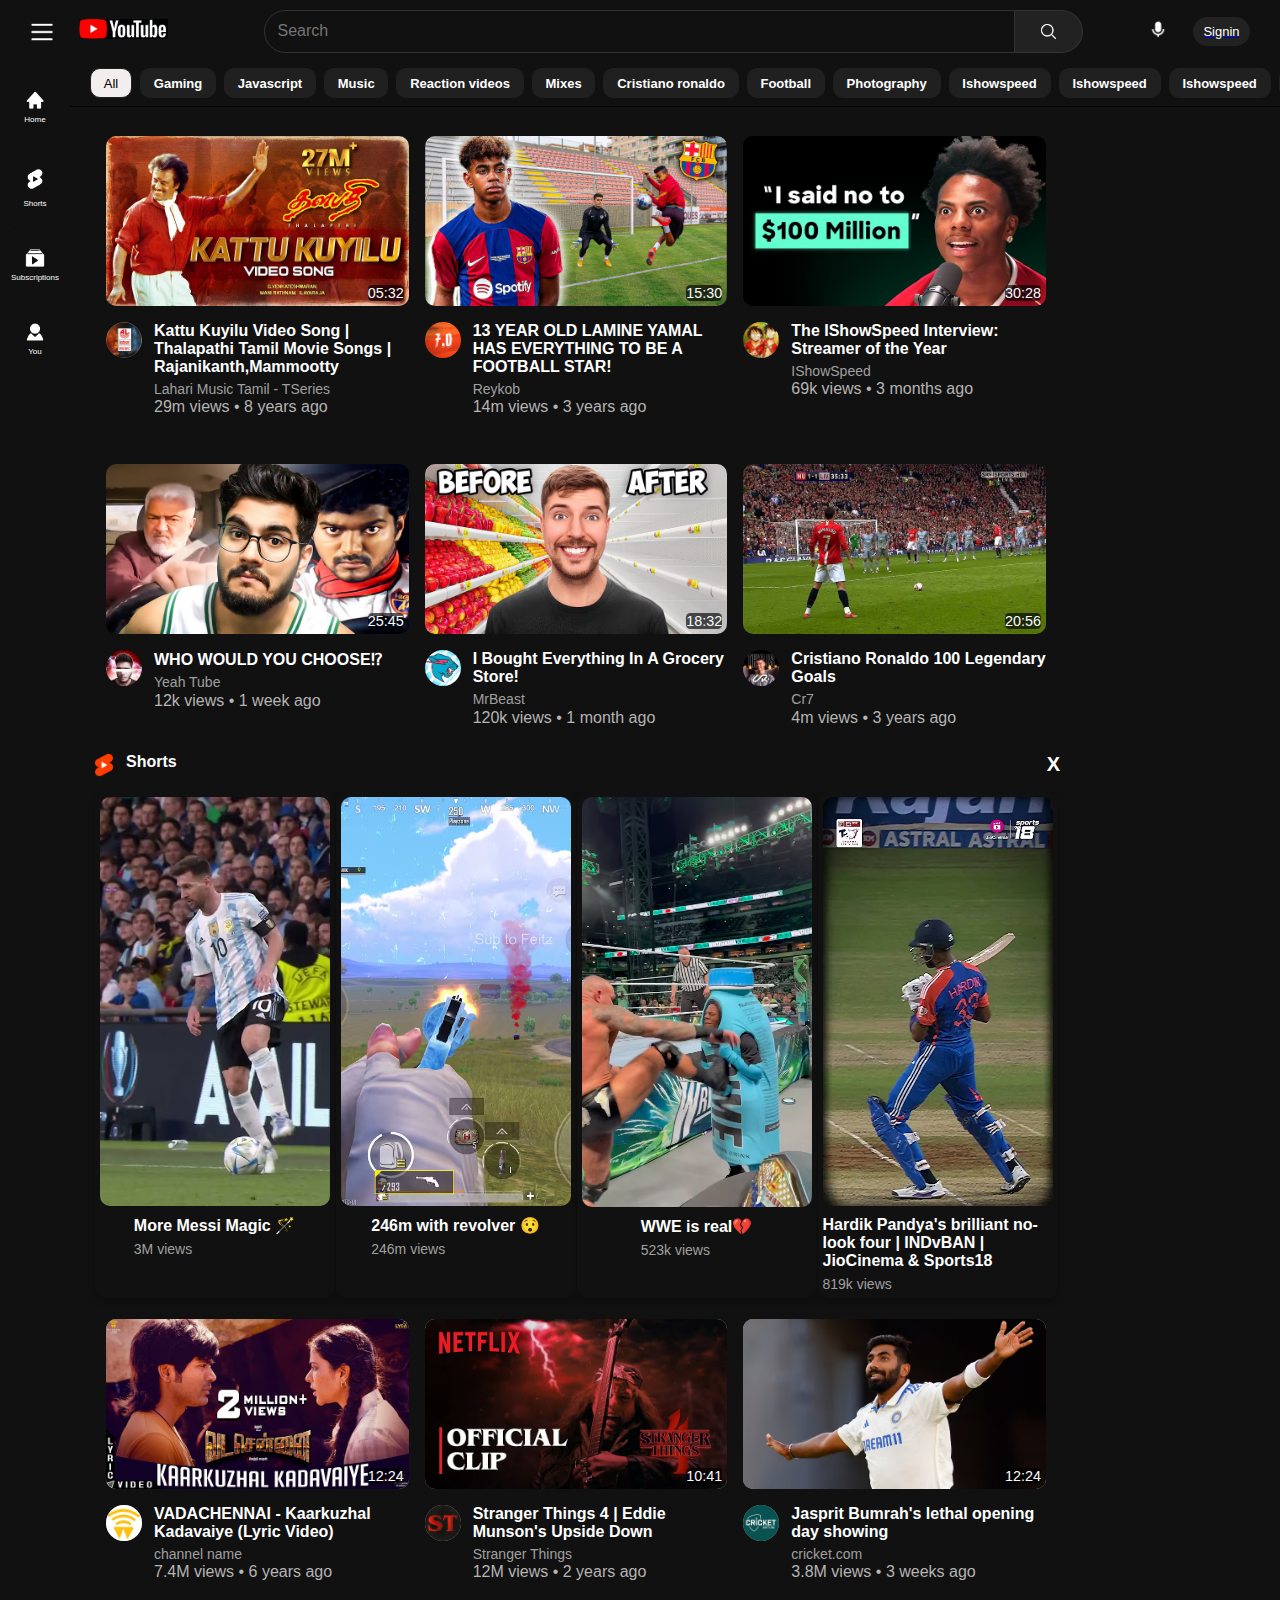
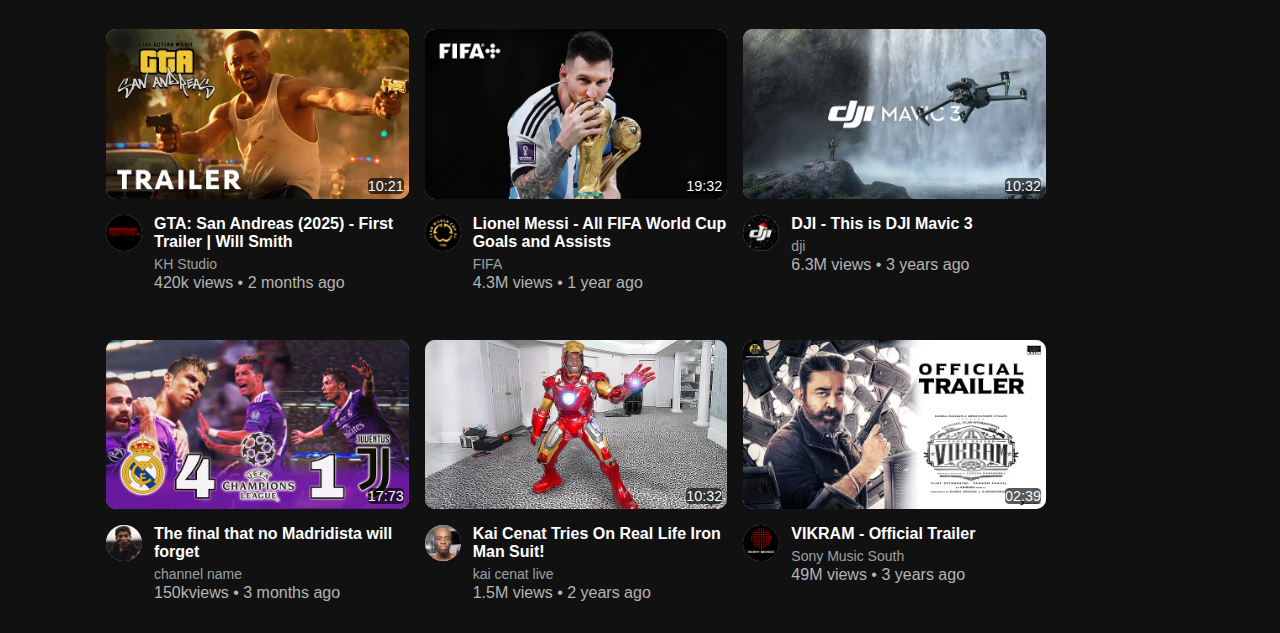
<file: index.html>
<!DOCTYPE html>
<html lang="en">
<head>
    <meta charset="UTF-8">
    <meta name="viewport" content="width=device-width, initial-scale=1.0">
    <title>YouTube</title>
    <link rel="icon" type="image/x-icon" href="yt clone/img/youtube-icon.png">
    <link rel="stylesheet" href="yt clone/index.css">
    <style>
        @import url('https://fonts.googleapis.com/css2?family=Roboto:wght@400;500;900&display=swap');
        </style>
</head>
<body>

    <header class="header">
        <img src="yt clone/img/menu.png" height="24px" width="24px" class="line" />
     
        <a href="#">
    <img src="yt clone/img/yt logo.png"
class="logo"/>
</a>
<form class="searchbar">
    <input class="search-input" type="search" placeholder=" Search" aria-label="search">
    <button type="submit" class="search-button">
        <img src="yt clone/img/search.png" width="19px" height="19px"/>
    </button>
</form>
<div class="menu-icons">
    <a>
        <img src="yt clone/img/mic.png" id="mic" width="18" height="18"/>
    </a>
   <a href="yt clone/signin.html">
        <button class="category" id="signup"> 
          <p id="su">Signin</p>
        </button>
    </a>
    

</div>
    </header>

<div class="sidebar">
    <div class="elements"> 
        <div class="element"> 
            <img src="yt clone/img/home.png">
          Home
        </div>
        <div class="element">
            <img src="yt clone/img/ytshort.png" id="sho">
              Shorts
            </div>
        <div class="element" >
            <img src="yt clone/img/subscriptions.png">
            Subscriptions
            </div>
        <div class="element">
            <img src="yt clone/img/you.png">
            You
        </div>   
        
    
    </div>
</div>    
<div class="categories">
    <section class="category-section">
    <button class="category active">All</button>
    <button class="category"><b>Gaming</b></button>
    <button class="category"><b>Javascript</b></button>
    <button class="category"><b>Music</b></button>
    <button class="category"><b>Reaction videos</b></button>
    <button class="category"><b>Mixes</b></button>
    <button class="category"><b>Cristiano ronaldo</b></button>
    <button class="category"><b>Football</b></button>
    <button class="category"><b>Photography</b></button>
    <button class="category"><b>Ishowspeed</b></button>
    <button class="category"><b>Ishowspeed</b></button>
    <button class="category"><b>Ishowspeed</b></button>
    <button class="category"><b>Ishowspeed</b></button>
</section>
</div>
<div class="videos">
    <section class="v_section">

        <article class="v_vontainer">
            <a  class="thumbnail" data-duration="05:32">
                <img class="t_image" src="yt clone/thumb/5.avif"/>
            </a>
            <div class="video-bottom">
               <a>
                <img  class="icon" src="yt clone/ch/5.jpg"/>
               </a>
               <div class="v_details">
                <a  class="title">Kattu Kuyilu Video Song | Thalapathi Tamil Movie Songs | Rajanikanth,Mammootty </a>
                <a  class="chan_name">Lahari Music Tamil - TSeries</a>
                <div class="v_data">
                    <span>29m views</span>
                    •
                    <span>8 years ago</span>
                </div>
               </div> 
            </div>
        </article>
        <article class="v_vontainer">
            <a  class="thumbnail" data-duration="15:30">
                <img class="t_image" src="yt clone/thumb/6.avif"/>
            </a>
            <div class="video-bottom">
               <a >
                <img  class="icon" src="yt clone/ch/6.jpg"/>
               </a>
               <div class="v_details">
                <a class="title">13 YEAR OLD LAMINE YAMAL HAS EVERYTHING TO BE A FOOTBALL STAR!</a>
                <a class="chan_name">Reykob</a>
                <div class="v_data">
                    <span>14m views</span>
                    •
                    <span>3 years ago</span>
                </div>
               </div> 
            </div>
        </article>
    
  
      <article class="v_vontainer">
          <a  class="thumbnail" data-duration="30:28">
              <img class="t_image" src="yt clone/thumb/3.avif"/>
          </a>
          <div class="video-bottom">
             <a>
              <img  class="icon" src="yt clone/ch/3.jpg"/>
             </a>
             <div class="v_details">
              <a class="title">The IShowSpeed Interview: Streamer of the Year</a>
              <a class="chan_name">IShowSpeed</a>
              <div class="v_data">
                  <span>69k views</span>
                  •
                  <span>3 months ago</span>
              </div>
             </div> 
          </div>
      </article>
      <article class="v_vontainer">
          <a  class="thumbnail" data-duration="25:45">
              <img class="t_image" src="yt clone/thumb/4.avif"/>
          </a>
          <div class="video-bottom">
             <a>
              <img  class="icon" src="yt clone/ch/4.jpg"/>
             </a>
             <div class="v_details">
              <a  class="title">WHO WOULD YOU CHOOSE⁉</a>
              <a  class="chan_name">Yeah Tube</a>
              <div class="v_data">
                  <span>12k views</span>
                  •
                  <span>1 week ago</span>
              </div>
             </div> 
          </div>
      </article>
  
      <article class="v_vontainer">
        <a  class="thumbnail" data-duration="18:32">
            <img class="t_image" src="yt clone/thumb/1.avif"/>
        </a>
        <div class="video-bottom">
           <a >
            <img  class="icon" src="yt clone/ch/1.jpg"/>
           </a>
           <div class="v_details">
            <a  class="title">  I Bought Everything In A Grocery Store!</a>
            <a class="chan_name">MrBeast</a>
            <div class="v_data">
                <span>120k views</span>
                •
                <span>1 month ago</span>
            </div>
           </div> 
        </div>
    </article>
    
    <article class="v_vontainer">
        <a class="thumbnail" data-duration="20:56">
            <img class="t_image" src="yt clone/thumb/2.avif"/>
        </a>
        <div class="video-bottom">
           <a>
            <img  class="icon" src="yt clone/ch/2.jpg"/>
           </a>
           <div class="v_details">
            <a  class="title"> Cristiano Ronaldo 100 Legendary Goals</a>
            <a  class="chan_name">Cr7</a>
            <div class="v_data">
                <span>4m views</span>
                •
                <span>3 years ago</span>
            </div>
           </div> 
        </div>
    </article>
      
  
    </section>
    <div class="short">
      <div id="s-head">
          <div id="element">
              <img src="yt clone/img/shortred.png" width="24px" height="24px"/>
            Shorts
            <button id="x">X</button>
          </div>
      </div>
  
      <section class="s-section">
      
        
      
          
          <div class="s-con">
              <img src="yt clone/thumb/8.avif" height="450px" width="250px" class="thu">
              <div class="s-bio">
                  <a class="title">More Messi Magic 🪄</a>
                  <a class="chan_name">3M views</a>
              </div>
          </div>
    
      
         
          <div class="s-con">
              <img src="yt clone/thumb/10.avif" height="450px" width="250px" class="thu">
              <div class="s-bio">
                  <a  class="title">246m with revolver 😯</a>
                  <a  class="chan_name">246m views</a>
              </div>
          </div>

          <div class="s-con">
            <img src="yt clone/thumb/7.avif" height="450px" width="250px" class="thu">
           
            <div class="s-bio">
                <a  class="title">WWE is real💔</a>
        
                <a  class="chan_name">523k views</a>
            </div>
        
        </div>

        <div class="s-con">
            <img src="yt clone/thumb/9.avif" height="450px" width="250px" class="thu">
            <div class="s-bio">
                <a class="title">Hardik Pandya's brilliant no-look four | INDvBAN | JioCinema & Sports18</a>
                <a class="chan_name">819k views</a>
            </div>
        </div>

      </section>
      
     
  </div>
    <section class="v_section">

        <article class="v_vontainer">
            <a  class="thumbnail" data-duration="12:24">
                <img class="t_image" src="yt clone/thumb/15.avif"/>
            </a>
            <div class="video-bottom">
               <a >
                <img  class="icon" src="yt clone/ch/15.jpg"/>
               </a>
               <div class="v_details">
                <a  class="title">VADACHENNAI - Kaarkuzhal Kadavaiye (Lyric Video)</a>
                <a  class="chan_name">channel name</a>
                <div class="v_data">
                    <span>7.4M views</span>
                    •
                    <span>6 years ago</span>
                </div>
               </div> 
            </div>
        </article>
        <article class="v_vontainer">
            <a  class="thumbnail" data-duration="10:41">
                <img class="t_image" src="yt clone/thumb/16.avif"/>
            </a>
            <div class="video-bottom">
               <a >
                <img  class="icon" src="yt clone/ch/16.jpg"/>
               </a>
               <div class="v_details">
                <a class="title">Stranger Things 4 | Eddie Munson's Upside Down</a>
                <a  class="chan_name">Stranger Things</a>
                <div class="v_data">
                    <span>12M views</span>
                    •
                    <span>2 years ago</span>
                </div>
               </div> 
            </div>
        </article>
    
        <article class="v_vontainer">
            <a class="thumbnail" data-duration="12:24">
                <img class="t_image" src="yt clone/thumb/17.avif"/>
            </a>
            <div class="video-bottom">
               <a >
                <img  class="icon" src="yt clone/ch/17.jpg"/>
               </a>
               <div class="v_details">
                <a  class="title">Jasprit Bumrah's lethal opening day showing </a>
                <a  class="chan_name">cricket.com</a>
                <div class="v_data">
                    <span>3.8M views</span>
                    •
                    <span>3 weeks ago</span>
                </div>
               </div> 
            </div>
        </article>
        <article class="v_vontainer">
            <a  class="thumbnail" data-duration="10:21">
                <img class="t_image" src="yt clone/thumb/18.avif"/>
            </a>
            <div class="video-bottom">
               <a>
                <img  class="icon" src="yt clone/ch/18.jpg"/>
               </a>
               <div class="v_details">
                <a  class="title">GTA: San Andreas (2025) - First Trailer | Will Smith</a>
                <a class="chan_name">KH Studio</a>
                <div class="v_data">
                    <span>420k views</span>
                    •
                    <span>2 months ago</span>
                </div>
               </div> 
            </div>
        </article>

      <article class="v_vontainer">
          <a  class="thumbnail" data-duration="19:32">
              <img class="t_image" src="yt clone/thumb/11.avif"/>
          </a>
          <div class="video-bottom">
             <a >
              <img  class="icon" src="yt clone/ch/11.jpg"/>
             </a>
             <div class="v_details">
              <a  class="title"> Lionel Messi - All FIFA World Cup Goals and Assists</a>
              <a  class="chan_name">FIFA</a>
              <div class="v_data">
                  <span>4.3M views</span>
                  •
                  <span>1 year ago</span>
              </div>
             </div> 
          </div>
      </article>
      <article class="v_vontainer">
          <a  class="thumbnail" data-duration="10:32">
              <img class="t_image" src="yt clone/thumb/12.avif"/>
          </a>
          <div class="video-bottom">
             <a >
              <img  class="icon" src="yt clone/ch/12.jpg"/>
             </a>
             <div class="v_details">
              <a class="title">DJI - This is DJI Mavic 3</a>
              <a  class="chan_name">dji</a>
              <div class="v_data">
                  <span>6.3M views</span>
                  •
                  <span>3 years ago</span>
              </div>
             </div> 
          </div>
      </article>
  
      <article class="v_vontainer">
          <a class="thumbnail" data-duration="17:73">
              <img class="t_image" src="yt clone/thumb/13.avif"/>
          </a>
          <div class="video-bottom">
             <a >
              <img  class="icon" src="yt clone/ch/13.jpg"/>
             </a>
             <div class="v_details">
              <a  class="title"> The final that no Madridista will forget</a>
              <a  class="chan_name">channel name</a>
              <div class="v_data">
                  <span>150kviews</span>
                  •
                  <span>3 months ago</span>
              </div>
             </div> 
          </div>
      </article>
      <article class="v_vontainer">
          <a  class="thumbnail" data-duration="10:32">
              <img class="t_image" src="yt clone/thumb/14.avif"/>
          </a>
          <div class="video-bottom">
             <a>
              <img  class="icon" src="yt clone/ch/14.jpg"/>
             </a>
             <div class="v_details">
              <a  class="title">Kai Cenat Tries On Real Life Iron Man Suit!</a>
              <a class="chan_name">kai cenat live</a>
              <div class="v_data">
                  <span>1.5M views</span>
                  •
                  <span>2 years ago</span>
              </div>
             </div> 
          </div>
      </article>
  
  
       <article class="v_vontainer">
          <a  class="thumbnail" data-duration="02:39">
              <img class="t_image" src="yt clone/thumb/19.avif"/>
          </a>
          <div class="video-bottom">
             <a >
              <img  class="icon" src="yt clone/ch/19.jpg"/>
             </a>
             <div class="v_details">
              <a class="title"> VIKRAM - Official Trailer </a>
              <a  class="chan_name">Sony Music South</a>
              <div class="v_data">
                  <span>49M views</span>
                  •
                  <span>3 years ago</span>
              </div>
             </div> 
          </div>
      </article>
     
     
    </section>
  </div>


  <script src="yt clone/index.js"></script>
</body>
</html>
</file>
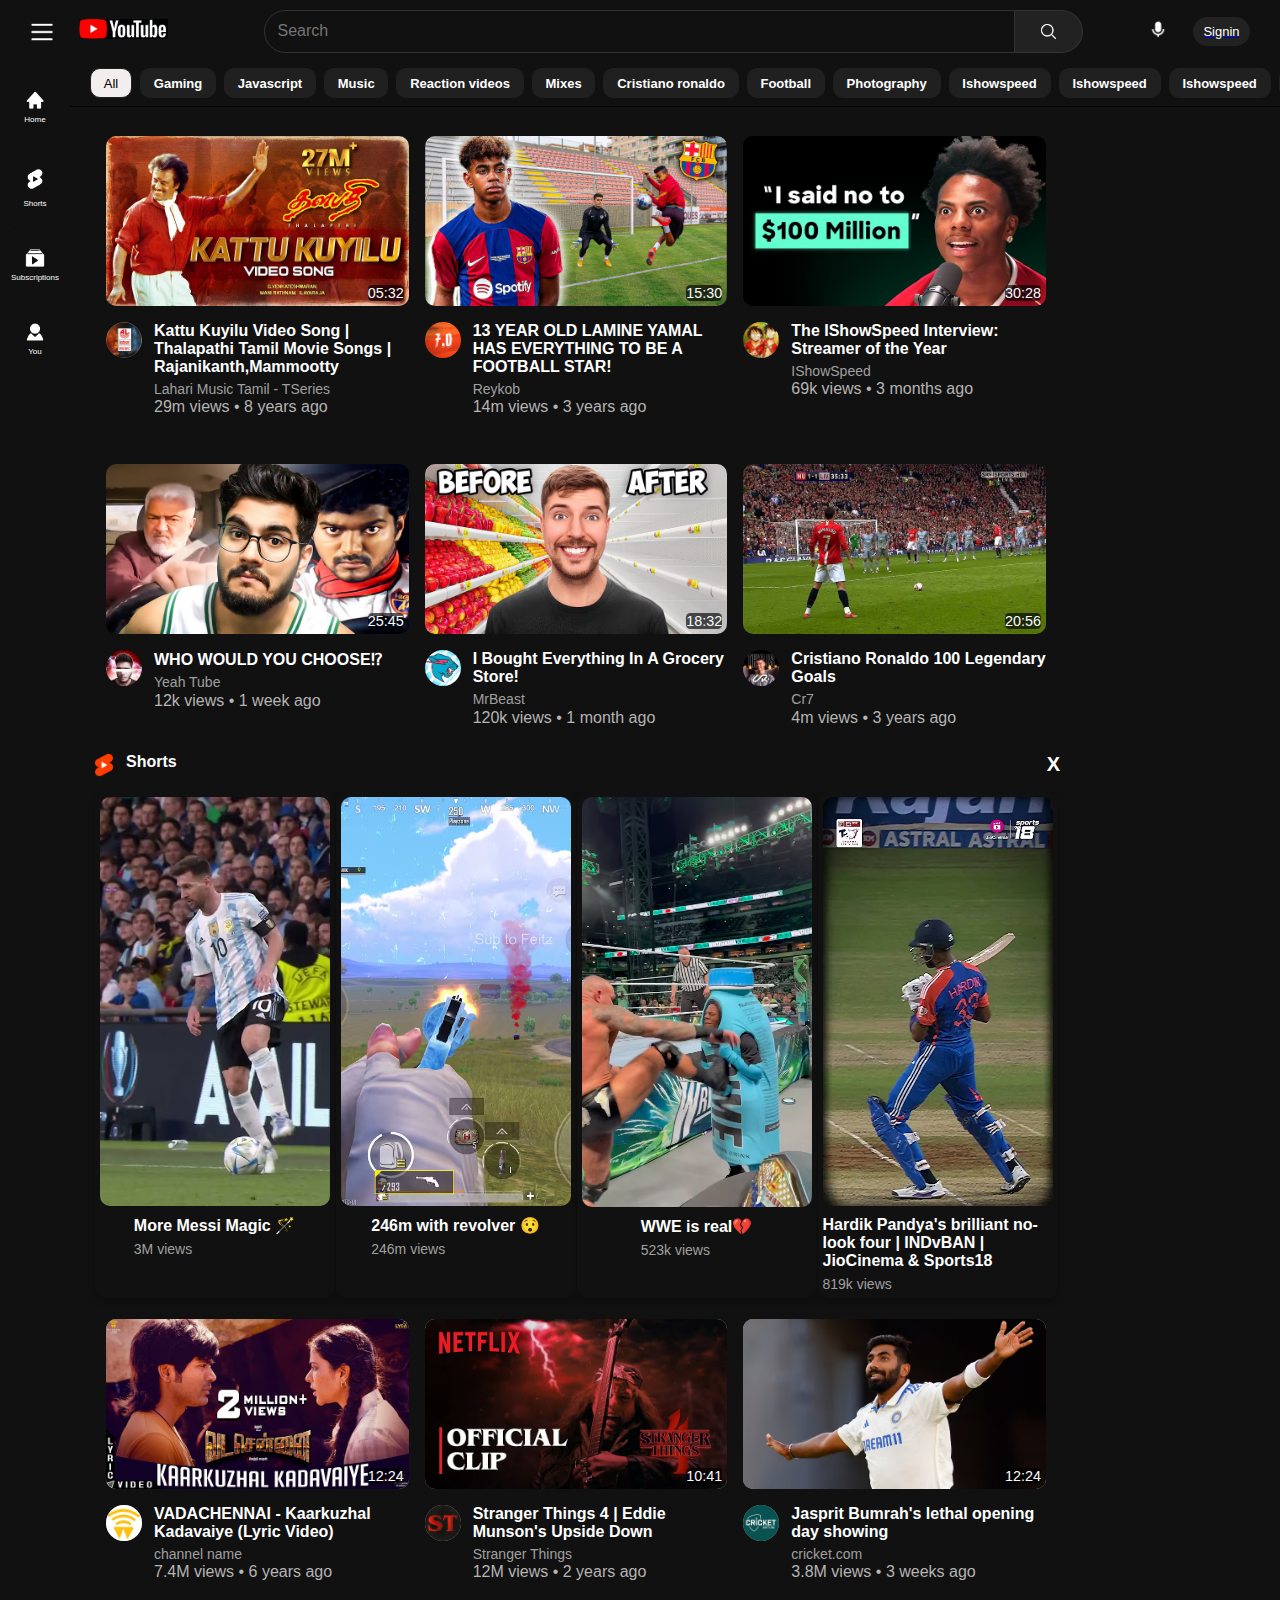
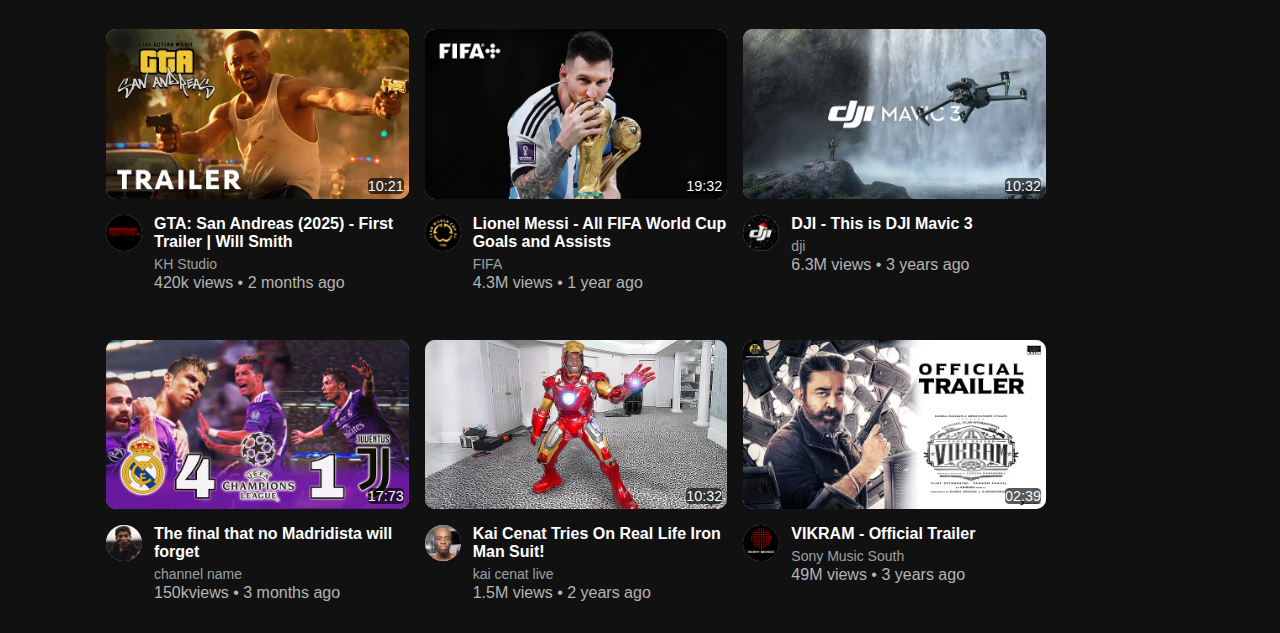
<file: yt clone/index.html>
<!DOCTYPE html>
<html lang="en">
<head>
    <meta charset="UTF-8">
    <meta name="viewport" content="width=device-width, initial-scale=1.0">
    <title>YouTube</title>
    <link rel="icon" type="image/x-icon" href="img/youtube-icon.png">
    <link rel="stylesheet" href="index.css">
    <style>
        @import url('https://fonts.googleapis.com/css2?family=Roboto:wght@400;500;900&display=swap');
        </style>
</head>
<body>

    <header class="header">
        <img src="img/menu.png" height="24px" width="24px" class="line" />
     
        <a href="#">
    <img src="img/yt logo.png"
class="logo"/>
</a>
<form class="searchbar">
    <input class="search-input" type="search" placeholder=" Search" aria-label="search">
    <button type="submit" class="search-button">
        <img src="img/search.png" width="19px" height="19px"/>
    </button>
</form>
<div class="menu-icons">
    <a>
        <img src="img/mic.png" id="mic" width="18" height="18"/>
    </a>
   <a href="signin.html">
        <button class="category" id="signup"> 
          <p id="su">Signin</p>
        </button>
    </a>
    

</div>
    </header>

<div class="sidebar">
    <div class="elements"> 
        <div class="element"> 
            <img src="img/home.png">
          Home
        </div>
        <div class="element">
            <img src="img/ytshort.png" id="sho">
              Shorts
            </div>
        <div class="element" >
            <img src="img/subscriptions.png">
            Subscriptions
            </div>
        <div class="element">
            <img src="img/you.png">
            You
        </div>   
        
    
    </div>
</div>    
<div class="categories">
    <section class="category-section">
    <button class="category active">All</button>
    <button class="category"><b>Gaming</b></button>
    <button class="category"><b>Javascript</b></button>
    <button class="category"><b>Music</b></button>
    <button class="category"><b>Reaction videos</b></button>
    <button class="category"><b>Mixes</b></button>
    <button class="category"><b>Cristiano ronaldo</b></button>
    <button class="category"><b>Football</b></button>
    <button class="category"><b>Photography</b></button>
    <button class="category"><b>Ishowspeed</b></button>
    <button class="category"><b>Ishowspeed</b></button>
    <button class="category"><b>Ishowspeed</b></button>
    <button class="category"><b>Ishowspeed</b></button>
</section>
</div>
<div class="videos">
    <section class="v_section">

        <article class="v_vontainer">
            <a  class="thumbnail" data-duration="05:32">
                <img class="t_image" src="thumb/5.avif"/>
            </a>
            <div class="video-bottom">
               <a>
                <img  class="icon" src="ch/5.jpg"/>
               </a>
               <div class="v_details">
                <a  class="title">Kattu Kuyilu Video Song | Thalapathi Tamil Movie Songs | Rajanikanth,Mammootty </a>
                <a  class="chan_name">Lahari Music Tamil - TSeries</a>
                <div class="v_data">
                    <span>29m views</span>
                    •
                    <span>8 years ago</span>
                </div>
               </div> 
            </div>
        </article>
        <article class="v_vontainer">
            <a  class="thumbnail" data-duration="15:30">
                <img class="t_image" src="thumb/6.avif"/>
            </a>
            <div class="video-bottom">
               <a >
                <img  class="icon" src="ch/6.jpg"/>
               </a>
               <div class="v_details">
                <a class="title">13 YEAR OLD LAMINE YAMAL HAS EVERYTHING TO BE A FOOTBALL STAR!</a>
                <a class="chan_name">Reykob</a>
                <div class="v_data">
                    <span>14m views</span>
                    •
                    <span>3 years ago</span>
                </div>
               </div> 
            </div>
        </article>
    
  
      <article class="v_vontainer">
          <a  class="thumbnail" data-duration="30:28">
              <img class="t_image" src="thumb/3.avif"/>
          </a>
          <div class="video-bottom">
             <a>
              <img  class="icon" src="ch/3.jpg"/>
             </a>
             <div class="v_details">
              <a class="title">The IShowSpeed Interview: Streamer of the Year</a>
              <a class="chan_name">IShowSpeed</a>
              <div class="v_data">
                  <span>69k views</span>
                  •
                  <span>3 months ago</span>
              </div>
             </div> 
          </div>
      </article>
      <article class="v_vontainer">
          <a  class="thumbnail" data-duration="25:45">
              <img class="t_image" src="thumb/4.avif"/>
          </a>
          <div class="video-bottom">
             <a>
              <img  class="icon" src="ch/4.jpg"/>
             </a>
             <div class="v_details">
              <a  class="title">WHO WOULD YOU CHOOSE⁉</a>
              <a  class="chan_name">Yeah Tube</a>
              <div class="v_data">
                  <span>12k views</span>
                  •
                  <span>1 week ago</span>
              </div>
             </div> 
          </div>
      </article>
  
      <article class="v_vontainer">
        <a  class="thumbnail" data-duration="18:32">
            <img class="t_image" src="thumb/1.avif"/>
        </a>
        <div class="video-bottom">
           <a >
            <img  class="icon" src="ch/1.jpg"/>
           </a>
           <div class="v_details">
            <a  class="title">  I Bought Everything In A Grocery Store!</a>
            <a class="chan_name">MrBeast</a>
            <div class="v_data">
                <span>120k views</span>
                •
                <span>1 month ago</span>
            </div>
           </div> 
        </div>
    </article>
    
    <article class="v_vontainer">
        <a class="thumbnail" data-duration="20:56">
            <img class="t_image" src="thumb/2.avif"/>
        </a>
        <div class="video-bottom">
           <a>
            <img  class="icon" src="ch/2.jpg"/>
           </a>
           <div class="v_details">
            <a  class="title"> Cristiano Ronaldo 100 Legendary Goals</a>
            <a  class="chan_name">Cr7</a>
            <div class="v_data">
                <span>4m views</span>
                •
                <span>3 years ago</span>
            </div>
           </div> 
        </div>
    </article>
      
  
    </section>
    <div class="short">
      <div id="s-head">
          <div id="element">
              <img src="img/shortred.png" width="24px" height="24px"/>
            Shorts
            <button id="x">X</button>
          </div>
      </div>
  
      <section class="s-section">
      
        
      
          
          <div class="s-con">
              <img src="thumb/8.avif" height="450px" width="250px" class="thu">
              <div class="s-bio">
                  <a class="title">More Messi Magic 🪄</a>
                  <a class="chan_name">3M views</a>
              </div>
          </div>
    
      
         
          <div class="s-con">
              <img src="thumb/10.avif" height="450px" width="250px" class="thu">
              <div class="s-bio">
                  <a  class="title">246m with revolver 😯</a>
                  <a  class="chan_name">246m views</a>
              </div>
          </div>

          <div class="s-con">
            <img src="thumb/7.avif" height="450px" width="250px" class="thu">
           
            <div class="s-bio">
                <a  class="title">WWE is real💔</a>
        
                <a  class="chan_name">523k views</a>
            </div>
        
        </div>

        <div class="s-con">
            <img src="thumb/9.avif" height="450px" width="250px" class="thu">
            <div class="s-bio">
                <a class="title">Hardik Pandya's brilliant no-look four | INDvBAN | JioCinema & Sports18</a>
                <a class="chan_name">819k views</a>
            </div>
        </div>

      </section>
      
     
  </div>
    <section class="v_section">

        <article class="v_vontainer">
            <a  class="thumbnail" data-duration="12:24">
                <img class="t_image" src="thumb/15.avif"/>
            </a>
            <div class="video-bottom">
               <a >
                <img  class="icon" src="ch/15.jpg"/>
               </a>
               <div class="v_details">
                <a  class="title">VADACHENNAI - Kaarkuzhal Kadavaiye (Lyric Video)</a>
                <a  class="chan_name">channel name</a>
                <div class="v_data">
                    <span>7.4M views</span>
                    •
                    <span>6 years ago</span>
                </div>
               </div> 
            </div>
        </article>
        <article class="v_vontainer">
            <a  class="thumbnail" data-duration="10:41">
                <img class="t_image" src="thumb/16.avif"/>
            </a>
            <div class="video-bottom">
               <a >
                <img  class="icon" src="ch/16.jpg"/>
               </a>
               <div class="v_details">
                <a class="title">Stranger Things 4 | Eddie Munson's Upside Down</a>
                <a  class="chan_name">Stranger Things</a>
                <div class="v_data">
                    <span>12M views</span>
                    •
                    <span>2 years ago</span>
                </div>
               </div> 
            </div>
        </article>
    
        <article class="v_vontainer">
            <a class="thumbnail" data-duration="12:24">
                <img class="t_image" src="thumb/17.avif"/>
            </a>
            <div class="video-bottom">
               <a >
                <img  class="icon" src="ch/17.jpg"/>
               </a>
               <div class="v_details">
                <a  class="title">Jasprit Bumrah's lethal opening day showing </a>
                <a  class="chan_name">cricket.com</a>
                <div class="v_data">
                    <span>3.8M views</span>
                    •
                    <span>3 weeks ago</span>
                </div>
               </div> 
            </div>
        </article>
        <article class="v_vontainer">
            <a  class="thumbnail" data-duration="10:21">
                <img class="t_image" src="thumb/18.avif"/>
            </a>
            <div class="video-bottom">
               <a>
                <img  class="icon" src="ch/18.jpg"/>
               </a>
               <div class="v_details">
                <a  class="title">GTA: San Andreas (2025) - First Trailer | Will Smith</a>
                <a class="chan_name">KH Studio</a>
                <div class="v_data">
                    <span>420k views</span>
                    •
                    <span>2 months ago</span>
                </div>
               </div> 
            </div>
        </article>

      <article class="v_vontainer">
          <a  class="thumbnail" data-duration="19:32">
              <img class="t_image" src="thumb/11.avif"/>
          </a>
          <div class="video-bottom">
             <a >
              <img  class="icon" src="ch/11.jpg"/>
             </a>
             <div class="v_details">
              <a  class="title"> Lionel Messi - All FIFA World Cup Goals and Assists</a>
              <a  class="chan_name">FIFA</a>
              <div class="v_data">
                  <span>4.3M views</span>
                  •
                  <span>1 year ago</span>
              </div>
             </div> 
          </div>
      </article>
      <article class="v_vontainer">
          <a  class="thumbnail" data-duration="10:32">
              <img class="t_image" src="thumb/12.avif"/>
          </a>
          <div class="video-bottom">
             <a >
              <img  class="icon" src="ch/12.jpg"/>
             </a>
             <div class="v_details">
              <a class="title">DJI - This is DJI Mavic 3</a>
              <a  class="chan_name">dji</a>
              <div class="v_data">
                  <span>6.3M views</span>
                  •
                  <span>3 years ago</span>
              </div>
             </div> 
          </div>
      </article>
  
      <article class="v_vontainer">
          <a class="thumbnail" data-duration="17:73">
              <img class="t_image" src="thumb/13.avif"/>
          </a>
          <div class="video-bottom">
             <a >
              <img  class="icon" src="ch/13.jpg"/>
             </a>
             <div class="v_details">
              <a  class="title"> The final that no Madridista will forget</a>
              <a  class="chan_name">channel name</a>
              <div class="v_data">
                  <span>150kviews</span>
                  •
                  <span>3 months ago</span>
              </div>
             </div> 
          </div>
      </article>
      <article class="v_vontainer">
          <a  class="thumbnail" data-duration="10:32">
              <img class="t_image" src="thumb/14.avif"/>
          </a>
          <div class="video-bottom">
             <a>
              <img  class="icon" src="ch/14.jpg"/>
             </a>
             <div class="v_details">
              <a  class="title">Kai Cenat Tries On Real Life Iron Man Suit!</a>
              <a class="chan_name">kai cenat live</a>
              <div class="v_data">
                  <span>1.5M views</span>
                  •
                  <span>2 years ago</span>
              </div>
             </div> 
          </div>
      </article>
  
  
       <article class="v_vontainer">
          <a  class="thumbnail" data-duration="02:39">
              <img class="t_image" src="thumb/19.avif"/>
          </a>
          <div class="video-bottom">
             <a >
              <img  class="icon" src="ch/19.jpg"/>
             </a>
             <div class="v_details">
              <a class="title"> VIKRAM - Official Trailer </a>
              <a  class="chan_name">Sony Music South</a>
              <div class="v_data">
                  <span>49M views</span>
                  •
                  <span>3 years ago</span>
              </div>
             </div> 
          </div>
      </article>
     
     
    </section>
  </div>


  <script>
    window.addEventListener('scroll', function() {   
        if (window.scrollY > 100) { 
            alert('Please Sign in to continue');
            window.removeEventListener('scroll', arguments.callee);
        }
    });
    const button = document.getElementById('signup');
    window.addEventListener('scroll', () => {
            if (window.scrollY > 300) { 
                button.style.backgroundColor = '#666';
            } else {
                button.style.backgroundColor = '#222'; 
            }
        });
</script>
</body>
</html>
</file>
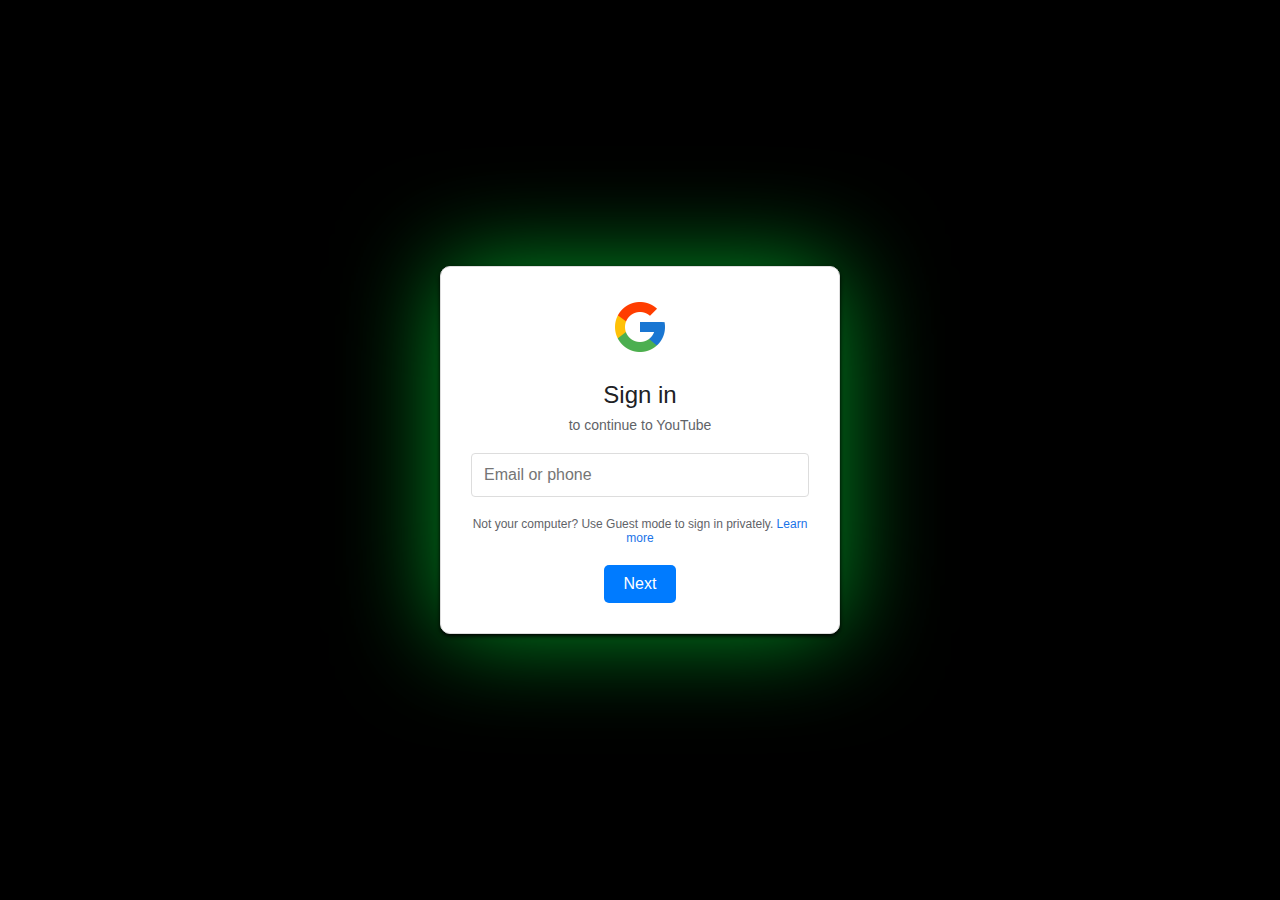
<file: yt clone/signin.html>
<!DOCTYPE html>
<html lang="en">
<head>
    <meta charset="UTF-8">
    <meta name="viewport" content="width=device-width, initial-scale=1.0">
    <title>SIGNIN PAGE</title>
    <link rel="icon" type="image/x-icon" href="img/youtube-icon.png">
    <link rel="stylesheet" href="signin.css">
    <style>
        @import url('https://fonts.googleapis.com/css2?family=Roboto:wght@400;500;900&display=swap');
        </style>
</head>
<body>
    <body>
        <div class="container">
            <div class="login-box">
                <div class="logo">
                    <img src="img/google.png" width="60" height="60"/>
                </div>
                <h2>Sign in</h2>
                <p>to continue to YouTube</p>
                <form action="#">
                    <div class="input-field">
                        <input type="text" placeholder="Email or phone" required>
                    </div>
                  
                    <p class="guest-mode">
                        Not your computer? Use Guest mode to sign in privately. <a href="#">Learn more</a>
                    </p>
                    <div class="actions">
                        <a href="youtube.html" class="next-btn">Next</a>
                    </div>
                </form>
            </div>
        </div>
    </body>
    </html>
</file>
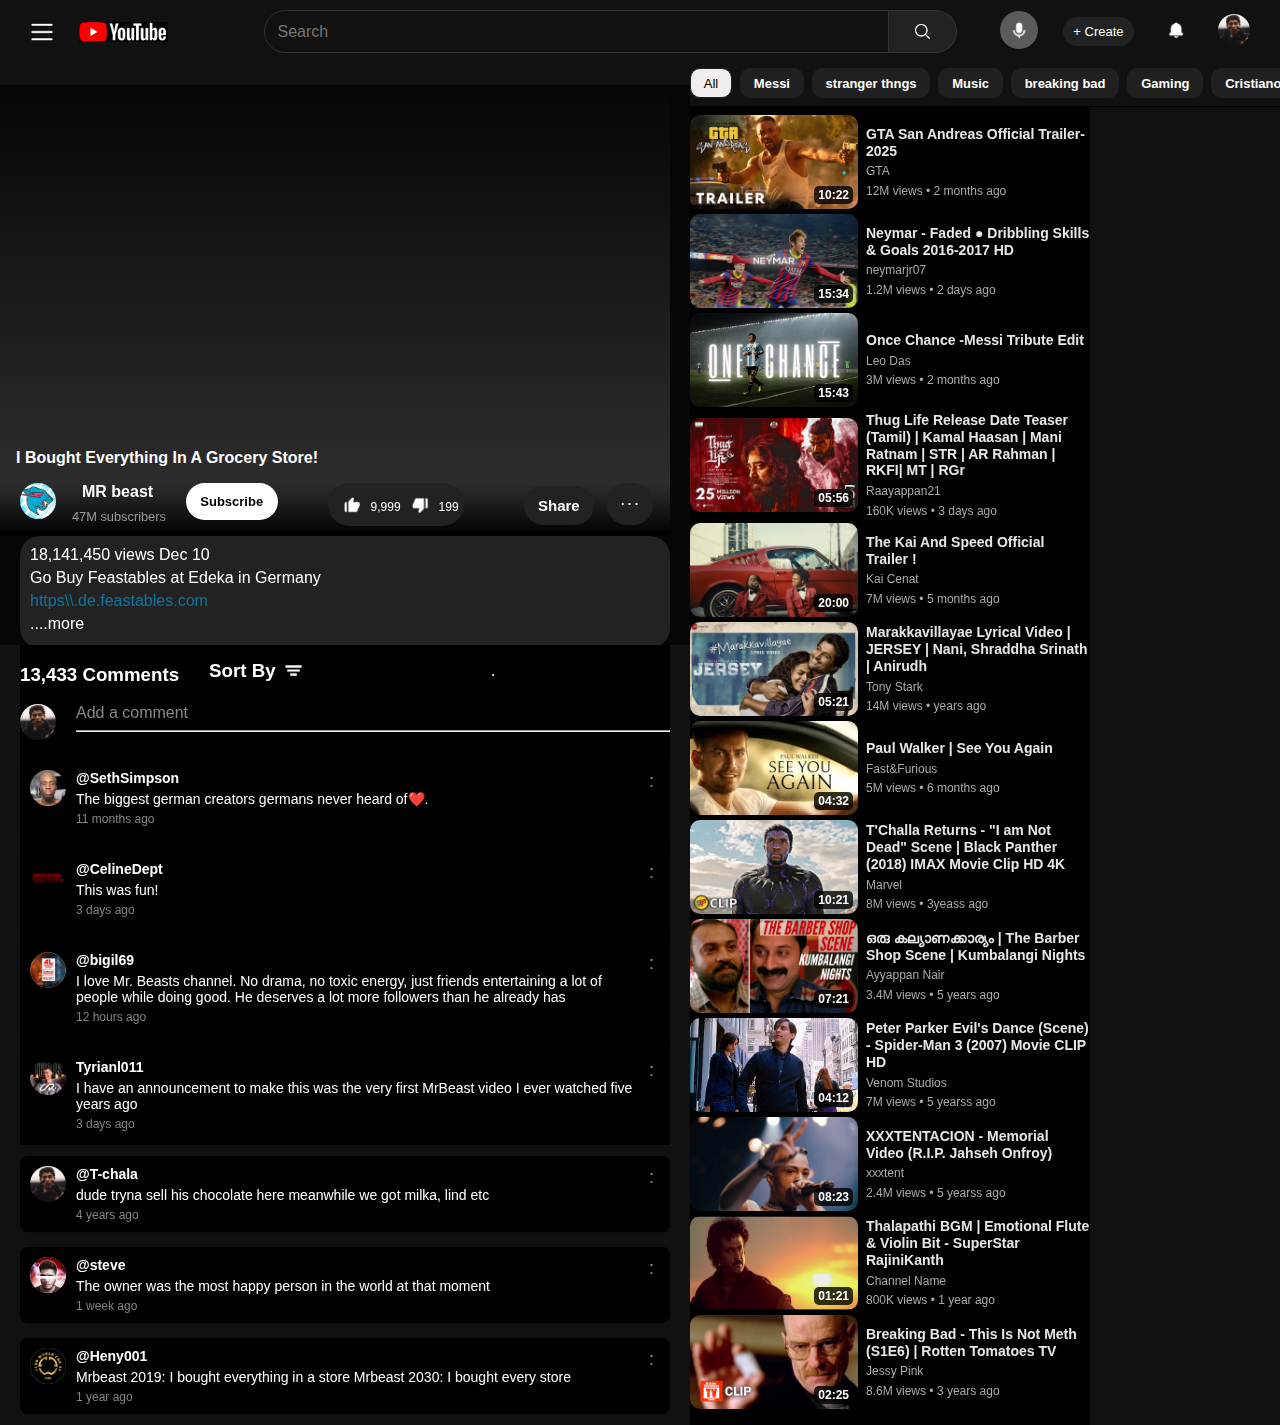
<file: yt clone/video.html>
<!DOCTYPE html>
<html lang="en">
<head>
    <meta charset="UTF-8">
    <meta name="viewport" content="width=device-width, initial-scale=1.0">
    <title>I Bought Everything In A Grocery Store!</title>
    <link rel="icon" type="image/x-icon" href="img/youtube-icon.png">
    <link rel="stylesheet" href="video.css">
</head>
<body>
    <header class="header">
        <img src="img/menu.png" height="24px" width="24px" class="line" />
<a href="#">
<img src="img/yt logo.png"
class="logo"/>
</a>
<form class="searchbar">
    <input class="search-input" type="search" placeholder=" Search" aria-label="search">
    <button type="submit" class="search-button">
        <img src="img/search.png" width="19px" height="19px"/>
    </button>
</form>
<div class="menu-icons">
    <a>
        <img src="img/mic.png" id="mic" width="18" height="18"/>
    </a>
    <a>
        <button class="category" id="create">+ Create</button>
    </a>
    <a>
        <img src="img/bell.png" id="bell" width="18" height="18"/>
    </a>
    <a>
      <img  class="prof-icon"src="ch/13.jpg" alt="yout channel"/>
    </a>

</div>

    </header>
    <div class="main">
        <div class="vid_container">
        <iframe width="650" height="360" src="https://www.youtube.com/embed/m34ZKJNyxac?si=bAluvwC4ziAtkZ0J" title="YouTube video player" frameborder="0" allow="accelerometer; autoplay; clipboard-write; encrypted-media; gyroscope; picture-in-picture; web-share" referrerpolicy="strict-origin-when-cross-origin" allowfullscreen class="video"></iframe>
        <div class="title">
            I Bought Everything In A Grocery Store!</div>

        <div class="bio">
                <img  class="icon" src="ch/1.jpg"/>
               </a>
               <div class="channel">
                <a href="#" class="title">MR beast</a>
                <a href="#" class="sub">47M subscribers</a>
                </div>

                <div class="Subscribe">
                    <button class="category" id="s"><b>Subscribe</b></button>
                </div>

                <div class="like">

                    <div class="element"> 
                        <img src="img/like.png"/>
                    <p style="color: white; font-size: 12px;">9,999</p>
                    </div>

                    <div class="element">
                        <img src="img/dislike.png"/>
                        <p style="color: white; font-size: 12px;">199</p>
                    </div>
                </div>

                <div class="share">
                    <button class="sh"><b>Share</b></button>
                    <button class="sh"><b><sup>. . .</sup></b></button>
                </div>

            </div>

            <div class="desc">
              <div class="data">
                <p style="margin-bottom: 5px;margin-top: 5px;">18,141,450 views Dec 10</p>
                <p style="margin-bottom: 5px;margin-top: 5px;">Go Buy Feastables at Edeka in Germany</p>
                <p style="margin-bottom: 5px;margin-top: 5px; color: rgb(13, 117, 162);">https\\.de.feastables.com </p>
                <p style="margin-bottom: 5px; margin-top: 5px;">....more</p>
            </div>
            </div>    
                
    </div>
        


<div class="right">
    <div class="categories">
    <section class="category-section">
        <button class="category active">All</button>
        <button class="category"><b>Messi</b></button>
        <button class="category"><b>stranger thngs</b></button>
        <button class="category"><b>Music</b></button>
        <button class="category"><b>breaking bad</b></button>
        <button class="category"><b>Gaming</b></button>
        <button class="category"><b>Cristiano ronaldo</b></button>
</div>

<section class="related_videos">
    <div class="video_item">
        <div class="thumbnail_wrapper">
            <img src="thumb/18.avif" alt="Video Thumbnail" class="thumbnail">
            <span class="duration">10:22</span>
        </div>
        <div class="video_info">
            <p class="video_title"> GTA San Andreas Official Trailer-2025</p>
            <p class="channel_name">GTA</p>
            <p class="views">12M views • 2 months ago</p>
        </div>
    </div>

    <div class="video_item">
        <div class="thumbnail_wrapper">
            <img src="thumb/20.avif" alt="Video Thumbnail" class="thumbnail">
            <span class="duration">15:34</span>
        </div>
        <div class="video_info">
            <p class="video_title">Neymar - Faded ● Dribbling Skills & Goals 2016-2017 HD</p>
            <p class="channel_name">neymarjr07</p>
            <p class="views">1.2M views • 2 days ago</p>
        </div>
    </div>


    <div class="video_item">
        <div class="thumbnail_wrapper">
            <img src="thumb/22.avif" alt="Video Thumbnail" class="thumbnail">
            <span class="duration">15:43</span>
        </div>
        <div class="video_info">
            <p class="video_title"> Once Chance -Messi Tribute Edit</p>
            <p class="channel_name">Leo Das</p>
            <p class="views">3M views • 2 months ago</p>
        </div>
    </div>

    <div class="video_item">
        <div class="thumbnail_wrapper">
            <img src="thumb/24.avif" alt="Video Thumbnail" class="thumbnail">
            <span class="duration">05:56</span>
        </div>
        <div class="video_info">
            <p class="video_title">Thug Life Release Date Teaser (Tamil) | Kamal Haasan | Mani Ratnam | STR | AR Rahman | RKFI| MT | RGr</p>
            <p class="channel_name">Raayappan21</p>
            <p class="views">160K views •  3 days ago</p>
        </div>
    </div>

    <div class="video_item">
        <div class="thumbnail_wrapper">
            <img src="thumb/23.avif" alt="Video Thumbnail" class="thumbnail">
            <span class="duration">20:00</span>
        </div>
        <div class="video_info">
            <p class="video_title">The Kai And Speed Official Trailer !</p>
            <p class="channel_name">Kai Cenat</p>
            <p class="views">7M views • 5 months ago</p>
        </div>
    </div>
    <div class="video_item">
        <div class="thumbnail_wrapper">
            <img src="thumb/21.avif" alt="Video Thumbnail" class="thumbnail">
            <span class="duration">05:21</span>
        </div>
        <div class="video_info">
            <p class="video_title">Marakkavillayae Lyrical Video | JERSEY | Nani, Shraddha Srinath | Anirudh </p>
            <p class="channel_name">Tony Stark</p>
            <p class="views">14M views • years ago</p>
        </div>
    </div>
    <div class="video_item">
        <div class="thumbnail_wrapper">
            <img src="thumb/25.avif" alt="Video Thumbnail" class="thumbnail">
            <span class="duration">04:32</span>
        </div>
        <div class="video_info">
            <p class="video_title">Paul Walker | See You Again</p>
            <p class="channel_name">Fast&Furious</p>
            <p class="views">5M views • 6 months ago</p>
        </div>
    </div>
    <div class="video_item">
        <div class="thumbnail_wrapper">
            <img src="thumb/26.avif" alt="Video Thumbnail" class="thumbnail">
            <span class="duration">10:21</span>
        </div>
        <div class="video_info">
            <p class="video_title">  T'Challa Returns - "I am Not Dead" Scene | Black Panther (2018) IMAX Movie Clip HD 4K</p>
            <p class="channel_name">Marvel</p>
            <p class="views">8M views • 3yeass ago</p>
        </div>
    </div>
    <div class="video_item">
        <div class="thumbnail_wrapper">
            <img src="thumb/27.avif" alt="Video Thumbnail" class="thumbnail">
            <span class="duration">07:21</span>
        </div>
        <div class="video_info">
            <p class="video_title"> ഒരു കല്യാണക്കാര്യം | The Barber Shop Scene | Kumbalangi Nights</p>
            <p class="channel_name">Ayyappan Nair</p>
            <p class="views">3.4M views • 5 years ago</p>
        </div>
    </div>
    <div class="video_item">
        <div class="thumbnail_wrapper">
            <img src="thumb/28.avif" alt="Video Thumbnail" class="thumbnail">
            <span class="duration">04:12</span>
        </div>
        <div class="video_info">
            <p class="video_title"> Peter Parker Evil's Dance (Scene) - Spider-Man 3 (2007) Movie CLIP HD</p>
            <p class="channel_name">Venom Studios</p>
            <p class="views">7M views • 5 yearss ago</p>
        </div>
    </div>
    <div class="video_item">
        <div class="thumbnail_wrapper">
            <img src="thumb/29.avif" alt="Video Thumbnail" class="thumbnail">
            <span class="duration">08:23</span>
        </div>
        <div class="video_info">
            <p class="video_title"> XXXTENTACION - Memorial Video (R.I.P. Jahseh Onfroy)</p>
            <p class="channel_name">xxxtent</p>
            <p class="views">2.4M views • 5 yearss ago</p>
        </div>
    </div>
    <div class="video_item">
        <div class="thumbnail_wrapper">
            <img src="thumb/30.avif" alt="Video Thumbnail" class="thumbnail">
            <span class="duration">01:21</span>
        </div>
        <div class="video_info">
            <p class="video_title"> Thalapathi BGM | Emotional Flute & Violin Bit - SuperStar RajiniKanth</p>
            <p class="channel_name">Channel Name</p>
            <p class="views">800K views • 1 year ago</p>
        </div>
    </div>

    <div class="video_item">
        <div class="thumbnail_wrapper">
            <img src="thumb/31.avif" alt="Video Thumbnail" class="thumbnail">
            <span class="duration">02:25</span>
        </div>
        <div class="video_info">
            <p class="video_title">Breaking Bad - This Is Not Meth (S1E6) | Rotten Tomatoes TV</p>
            <p class="channel_name">Jessy Pink</p>
            <p class="views">8.6M views • 3 years ago</p>
        </div>
    </div>
</section>

</div>
</div>
<div class="bottom">
    <div id="head">
<h3> 13,433 Comments </h3> 
<h3 id="sort">
    <p class="sortp">Sort By</p>
   <img src="img/sort.png" class="sortim"/>
</h3>
<hr>
</div>
<div class="com">
    <img  class="icon"  id="user" src="ch/13.jpg"/>
    <div id="co">
    <div id="add">
       Add a comment
    </div>
    <span><hr></span>
</div>  
</div>
<div class="section">
 
    <div class="one">
        <img class="icon" id="user" src="ch/14.jpg" alt="user icon">
        <div class="c-user">
            <p class="u-id">@SethSimpson</p>
            <p class="comment">The biggest german creators germans never heard of❤️.</p>
            <p class="dur">11 months ago</p>
        </div>
        <button class="d">:</button>
    </div>


    <div class="one">
        <img class="icon" id="user" src="ch/18.jpg" alt="user icon">
        <div class="c-user">
            <p class="u-id">@CelineDept</p>
            <p class="comment">This was fun!</p>
            <p class="dur">3 days ago</p>
        </div>
        <button class="d">:</button>
    
    </div>
    <div class="one">
        <img class="icon" id="user" src="ch/5.jpg" alt="user icon">
        <div class="c-user">
            <p class="u-id">@bigil69</p>
            <p class="comment">I love Mr. Beasts channel.
                No drama, no toxic energy, just friends entertaining a lot of people while doing good. 
                He deserves a lot more followers than he already has</p>
            <p class="dur">12 hours ago</p>
        </div>
        <button class="d">:</button>
    </div>

    <div class="one">
        <img class="icon" id="user" src="ch/2.jpg" alt="user icon">
        <div class="c-user">
            <p class="u-id">Tyrianl011</p>
            <p class="comment">I have an announcement to make this was the very first MrBeast video I ever watched five years ago</p>
            <p class="dur">3 days ago</p>
        </div>
        <button class="d">:</button>
    </div>
    <div class="one">
        <img class="icon" id="user" src="ch/13.jpg" alt="user icon">
        <div class="c-user">
            <p class="u-id">@T-chala</p>
            <p class="comment">dude tryna sell his chocolate here meanwhile we got milka, lind etc</p>
            <p class="dur">4 years ago</p>
        </div>
        <button class="d">:</button>
    </div>
    <div class="one">
        <img class="icon" id="user" src="ch/4.jpg" alt="user icon">
        <div class="c-user">
            <p class="u-id">@steve</p>
            <p class="comment">The owner was the most happy person in the world at that moment</p>
            <p class="dur">1 week ago</p>
        </div>
        <button class="d">:</button>
    </div>
    <div class="one">
        <img class="icon" id="user" src="ch/11.jpg" alt="user icon">
        <div class="c-user">
            <p class="u-id">@Heny001</p>
            <p class="comment">Mrbeast 2019: I bought everything in a store

                Mrbeast 2030: I bought every store</p>
            <p class="dur">1 year ago</p>
        </div>
        <button class="d">:</button>
    </div>

</div>
</div>
</div>
<script src="video.js"></script>
</body>
</html>
</file>
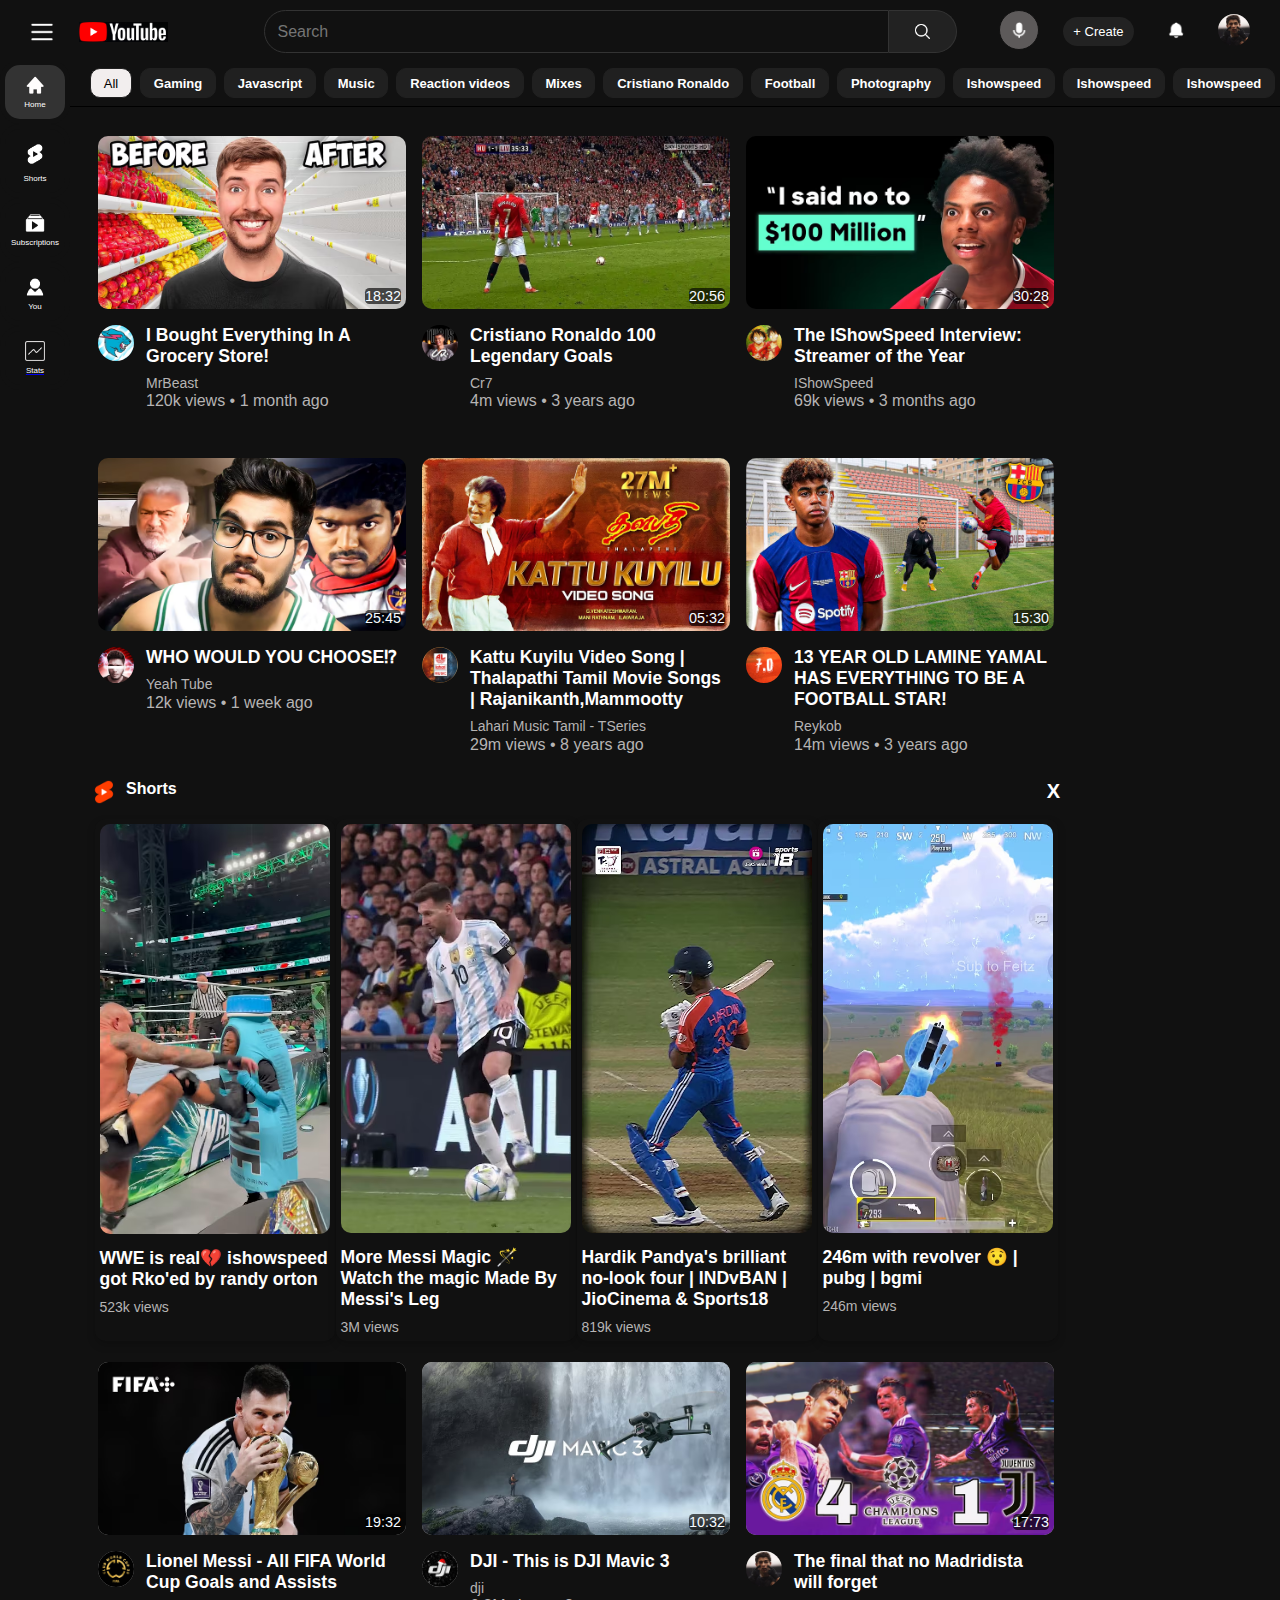
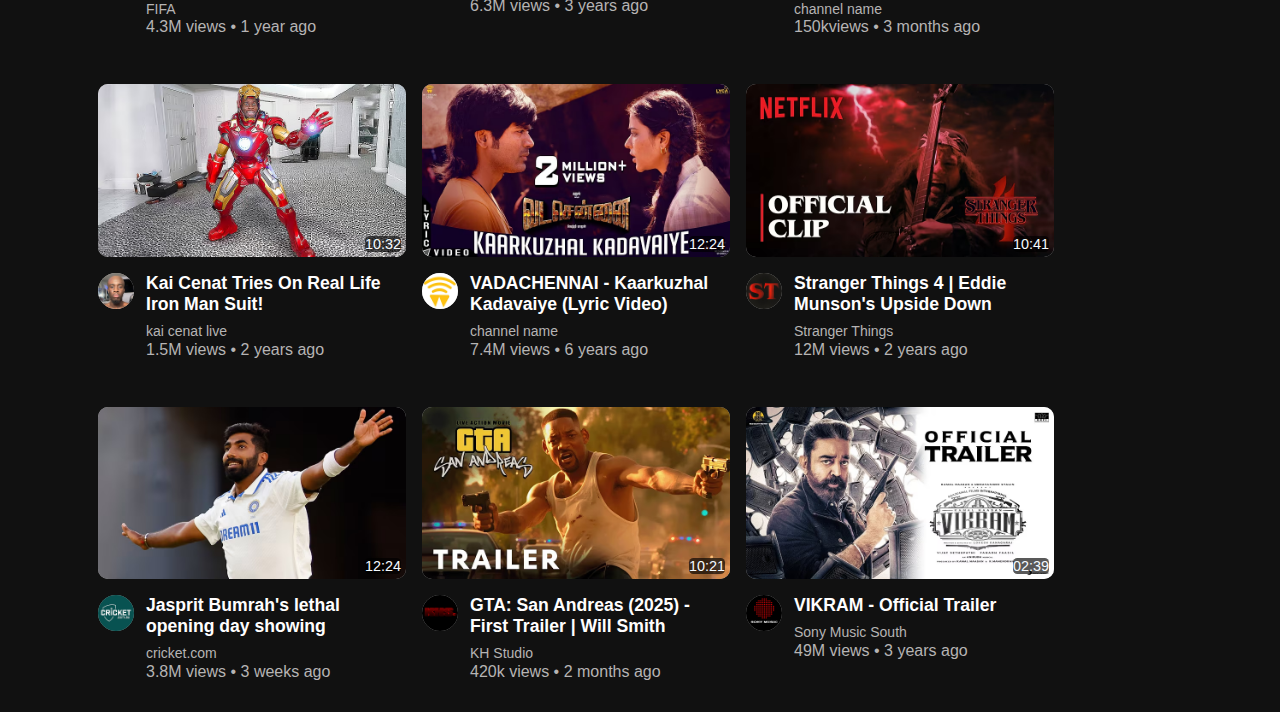
<file: yt clone/youtube.html>
<!DOCTYPE html>
<html lang="en">
<head>
    <meta charset="UTF-8">
    <meta name="viewport" content="width=device-width, initial-scale=1.0">
    <title>YouTube</title>
    <link rel="icon" type="image/x-icon" href="img/youtube-icon.png">
    <link rel="stylesheet" href="youtube.css">
    <style>
        @import url('https://fonts.googleapis.com/css2?family=Roboto:wght@400;500;900&display=swap');
        </style>
</head>
<body>
    <header class="header">
        <img src="img/menu.png" height="24px" width="24px" class="line" />
<a href="youtube.html">
<img src="img/yt logo.png"
class="logo"/>
</a>
<form class="searchbar">
    <input class="search-input" type="search" placeholder=" Search" aria-label="search">
    <button type="submit" class="search-button">
        <img src="img/search.png" width="19px" height="19px"/>
    </button>
</form>
<div class="menu-icons">
    <a>
        <img src="img/mic.png" id="mic" width="18" height="18"/>
    </a>
    <a>
        <button class="category" id="create">+ Create</button>
    </a>
    <a>
        <img src="img/bell.png" id="bell" width="18" height="18"/>
    </a>
    <a>
      <img  class="prof-icon"src="ch/13.jpg" alt="yout channel"/>
    </a>
   

</div>
    </header>

<div class="sidebar">
    <div class="elements"> 
        <div class="element" id="active"> 
            <img src="img/home.png">
          Home
        </div>
        <div class="element">
            <img src="img/ytshort.png" id="sho">
              Shorts
            </div>
        <div class="element" >
            <img src="img/subscriptions.png">
            Subscriptions
            </div>
        <div class="element">
            <img src="img/you.png">
            You
        </div>   
        
        <a href="stats.html">
        <div class="element">
            <img src="img/stats.png">
            Stats
        </div></a>
    
    </div>
</div>    
<div class="categories">
    <section class="category-section">
    <button class="category active">All</button>
    <button class="category"><b>Gaming</b></button>
    <button class="category"><b>Javascript</b></button>
    <button class="category"><b>Music</b></button>
    <button class="category"><b>Reaction videos</b></button>
    <button class="category"><b>Mixes</b></button>
    <button class="category"><b>Cristiano Ronaldo</b></button>
    <button class="category"><b>Football</b></button>
    <button class="category"><b>Photography</b></button>
    <button class="category"><b>Ishowspeed</b></button>
    <button class="category"><b>Ishowspeed</b></button>
    <button class="category"><b>Ishowspeed</b></button>
    <button class="category"><b>Ishowspeed</b></button>
</section>
</div>
<div class="videos">
  <section class="v_section">
    <article class="v_vontainer">
        <a href="video.html" class="thumbnail" data-duration="18:32">
            <img class="t_image" src="thumb/1.avif"/>
        </a>
        <div class="video-bottom">
           <a >
            <img  class="icon" src="ch/1.jpg"/>
           </a>
           <div class="v_details">
            <a href="video.html" class="title">  I Bought Everything In A Grocery Store!</a>
            <a class="chan_name">MrBeast</a>
            <div class="v_data">
                <span>120k views</span>
                •
                <span>1 month ago</span>
            </div>
           </div> 
        </div>
    </article>
    
    <article class="v_vontainer">
        <a href="https://youtu.be/mmeLCAP74KA?si=xrJGEvGFP0llNqo6" class="thumbnail" data-duration="20:56">
            <img class="t_image" src="thumb/2.avif"/>
        </a>
        <div class="video-bottom">
           <a>
            <img  class="icon" src="ch/2.jpg"/>
           </a>
           <div class="v_details">
            <a  class="title"> Cristiano Ronaldo 100 Legendary Goals</a>
            <a  class="chan_name">Cr7</a>
            <div class="v_data">
                <span>4m views</span>
                •
                <span>3 years ago</span>
            </div>
           </div> 
        </div>
    </article>

    <article class="v_vontainer">
        <a href="https://youtu.be/SmE4vAAOvcI?si=sJ-Ojg_JpvYDi4qZ" class="thumbnail" data-duration="30:28">
            <img class="t_image" src="thumb/3.avif"/>
        </a>
        <div class="video-bottom">
           <a>
            <img  class="icon" src="ch/3.jpg"/>
           </a>
           <div class="v_details">
            <a class="title">The IShowSpeed Interview: Streamer of the Year</a>
            <a class="chan_name">IShowSpeed</a>
            <div class="v_data">
                <span>69k views</span>
                •
                <span>3 months ago</span>
            </div>
           </div> 
        </div>
    </article>
    <article class="v_vontainer">
        <a href="https://youtu.be/OMGNQqZtaj4?si=cbQHabcsAGRgx7l8" class="thumbnail" data-duration="25:45">
            <img class="t_image" src="thumb/4.avif"/>
        </a>
        <div class="video-bottom">
           <a>
            <img  class="icon" src="ch/4.jpg"/>
           </a>
           <div class="v_details">
            <a  class="title">WHO WOULD YOU CHOOSE⁉</a>
            <a  class="chan_name">Yeah Tube</a>
            <div class="v_data">
                <span>12k views</span>
                •
                <span>1 week ago</span>
            </div>
           </div> 
        </div>
    </article>

    <article class="v_vontainer">
        <a  href="https://youtu.be/qu7fef0JzHc?si=wL52pnockorsEDc3" class="thumbnail" data-duration="05:32">
            <img class="t_image" src="thumb/5.avif"/>
        </a>
        <div class="video-bottom">
           <a>
            <img  class="icon" src="ch/5.jpg"/>
           </a>
           <div class="v_details">
            <a  class="title">Kattu Kuyilu Video Song | Thalapathi Tamil Movie Songs | Rajanikanth,Mammootty </a>
            <a  class="chan_name">Lahari Music Tamil - TSeries</a>
            <div class="v_data">
                <span>29m views</span>
                •
                <span>8 years ago</span>
            </div>
           </div> 
        </div>
    </article>
    <article class="v_vontainer">
        <a  href="https://youtu.be/xzehnfQTM94?si=jRpAoUSAqdih-UF7" class="thumbnail" data-duration="15:30">
            <img class="t_image" src="thumb/6.avif"/>
        </a>
        <div class="video-bottom">
           <a >
            <img  class="icon" src="ch/6.jpg"/>
           </a>
           <div class="v_details">
            <a class="title">13 YEAR OLD LAMINE YAMAL HAS EVERYTHING TO BE A FOOTBALL STAR!</a>
            <a class="chan_name">Reykob</a>
            <div class="v_data">
                <span>14m views</span>
                •
                <span>3 years ago</span>
            </div>
           </div> 
        </div>
    </article>

  </section>
  <div class="short">
    <div id="s-head">
        <div id="element">
            <img src="img/shortred.png" width="24px" height="24px"/>
          Shorts
          <button id="x">X</button>
        </div>
    </div>

    <section class="s-section">
    
        <div class="s-con"><a href="https://youtube.com/shorts/1vupS6x-29A?si=s02B56WaovCLtVaI">
            <img src="thumb/7.avif" height="450px" width="250px" class="thu">
        </a>
            <div class="s-bio">
                <a  class="title">WWE is real💔 ishowspeed got Rko'ed by randy orton</a>
        
                <a  class="chan_name">523k views</a>
            </div>
        
        </div>
    
        
        <div class="s-con"><a href="https://youtube.com/shorts/loPTHlrVB4I?si=WM6Ax85Vng9eKXhY">
            <img src="thumb/8.avif" height="450px" width="250px" class="thu"></a>
            <div class="s-bio">
                <a class="title">More Messi Magic 🪄 Watch the magic Made By Messi's Leg</a>
                <a class="chan_name">3M views</a>
            </div>
        </div>
    
        
        <div class="s-con"><a href="https://youtube.com/shorts/V6wZkgQ8rGw?si=ESxo2nBQSc5p8xUv">
            <img src="thumb/9.avif" height="450px" width="250px" class="thu"></a>
            <div class="s-bio">
                <a class="title">Hardik Pandya's brilliant no-look four | INDvBAN | JioCinema & Sports18</a>
                <a class="chan_name">819k views</a>
            </div>
        </div>
    
       
        <div class="s-con"><a href="https://youtube.com/shorts/36_Z6AaxcM0?si=BGAH-uJPaPoxhgz2">
            <img src="thumb/10.avif" height="450px" width="250px" class="thu"></a>
            <div class="s-bio">
                <a  class="title">246m with revolver 😯 | pubg | bgmi</a>
                <a  class="chan_name">246m views</a>
            </div>
        </div>
    </section>
    
   
</div>
  <section class="v_section">
    <article class="v_vontainer">
        <a href="https://youtu.be/7RJk23Wr_xs?si=RJ07Z72sw7iL_tu3" class="thumbnail" data-duration="19:32">
            <img class="t_image" src="thumb/11.avif"/>
        </a>
        <div class="video-bottom">
           <a >
            <img  class="icon" src="ch/11.jpg"/>
           </a>
           <div class="v_details">
            <a  class="title"> Lionel Messi - All FIFA World Cup Goals and Assists</a>
            <a  class="chan_name">FIFA</a>
            <div class="v_data">
                <span>4.3M views</span>
                •
                <span>1 year ago</span>
            </div>
           </div> 
        </div>
    </article>
    <article class="v_vontainer">
        <a  href="https://youtu.be/6dnqGrSKudM?si=m4Amib6U5YhHFx_e" class="thumbnail" data-duration="10:32">
            <img class="t_image" src="thumb/12.avif"/>
        </a>
        <div class="video-bottom">
           <a >
            <img  class="icon" src="ch/12.jpg"/>
           </a>
           <div class="v_details">
            <a class="title">DJI - This is DJI Mavic 3</a>
            <a  class="chan_name">dji</a>
            <div class="v_data">
                <span>6.3M views</span>
                •
                <span>3 years ago</span>
            </div>
           </div> 
        </div>
    </article>

    <article class="v_vontainer">
        <a href="https://youtu.be/8euCNoo-bxU?si=tCHZrqtX_XpGnS_A" class="thumbnail" data-duration="17:73">
            <img class="t_image" src="thumb/13.avif"/>
        </a>
        <div class="video-bottom">
           <a >
            <img  class="icon" src="ch/13.jpg"/>
           </a>
           <div class="v_details">
            <a  class="title"> The final that no Madridista will forget</a>
            <a  class="chan_name">channel name</a>
            <div class="v_data">
                <span>150kviews</span>
                •
                <span>3 months ago</span>
            </div>
           </div> 
        </div>
    </article>
    <article class="v_vontainer">
        <a href="https://youtu.be/1fq7b7yr_GU?si=zVF16J2vHHhgBbK6" class="thumbnail" data-duration="10:32">
            <img class="t_image" src="thumb/14.avif"/>
        </a>
        <div class="video-bottom">
           <a>
            <img  class="icon" src="ch/14.jpg"/>
           </a>
           <div class="v_details">
            <a  class="title">Kai Cenat Tries On Real Life Iron Man Suit!</a>
            <a class="chan_name">kai cenat live</a>
            <div class="v_data">
                <span>1.5M views</span>
                •
                <span>2 years ago</span>
            </div>
           </div> 
        </div>
    </article>

     <article class="v_vontainer">
        <a href="https://youtu.be/3VBLaFC8QfQ?si=u6OohapQjWY2jsKV" class="thumbnail" data-duration="12:24">
            <img class="t_image" src="thumb/15.avif"/>
        </a>
        <div class="video-bottom">
           <a >
            <img  class="icon" src="ch/15.jpg"/>
           </a>
           <div class="v_details">
            <a  class="title">VADACHENNAI - Kaarkuzhal Kadavaiye (Lyric Video)</a>
            <a  class="chan_name">channel name</a>
            <div class="v_data">
                <span>7.4M views</span>
                •
                <span>6 years ago</span>
            </div>
           </div> 
        </div>
    </article>
    <article class="v_vontainer">
        <a  href="https://youtu.be/yXnk3n-qNrI?si=euKOs1MP2xAD-FSX" class="thumbnail" data-duration="10:41">
            <img class="t_image" src="thumb/16.avif"/>
        </a>
        <div class="video-bottom">
           <a >
            <img  class="icon" src="ch/16.jpg"/>
           </a>
           <div class="v_details">
            <a class="title">Stranger Things 4 | Eddie Munson's Upside Down</a>
            <a  class="chan_name">Stranger Things</a>
            <div class="v_data">
                <span>12M views</span>
                •
                <span>2 years ago</span>
            </div>
           </div> 
        </div>
    </article>

    <article class="v_vontainer">
        <a href="https://youtu.be/X0HTER4wHH4?si=xHuzXxxmfyebuhDI" class="thumbnail" data-duration="12:24">
            <img class="t_image" src="thumb/17.avif"/>
        </a>
        <div class="video-bottom">
           <a >
            <img  class="icon" src="ch/17.jpg"/>
           </a>
           <div class="v_details">
            <a  class="title">Jasprit Bumrah's lethal opening day showing </a>
            <a  class="chan_name">cricket.com</a>
            <div class="v_data">
                <span>3.8M views</span>
                •
                <span>3 weeks ago</span>
            </div>
           </div> 
        </div>
    </article>
    <article class="v_vontainer">
        <a href="https://youtu.be/-f2QF-_5rJo?si=aLbiXTZEVgTM7gBT" class="thumbnail" data-duration="10:21">
            <img class="t_image" src="thumb/18.avif"/>
        </a>
        <div class="video-bottom">
           <a>
            <img  class="icon" src="ch/18.jpg"/>
           </a>
           <div class="v_details">
            <a  class="title">GTA: San Andreas (2025) - First Trailer | Will Smith</a>
            <a class="chan_name">KH Studio</a>
            <div class="v_data">
                <span>420k views</span>
                •
                <span>2 months ago</span>
            </div>
           </div> 
        </div>
    </article>

     <article class="v_vontainer">
        <a href="https://youtu.be/OKBMCL-frPU?si=uYIXn4r59Jt_LEbb" class="thumbnail" data-duration="02:39">
            <img class="t_image" src="thumb/19.avif"/>
        </a>
        <div class="video-bottom">
           <a >
            <img  class="icon" src="ch/19.jpg"/>
           </a>
           <div class="v_details">
            <a class="title"> VIKRAM - Official Trailer </a>
            <a  class="chan_name">Sony Music South</a>
            <div class="v_data">
                <span>49M views</span>
                •
                <span>3 years ago</span>
            </div>
           </div> 
        </div>
    </article>
 </section>
</div>


</body>
</html>
</file>
<file: yt clone/index.css>
@import url('https://fonts.googleapis.com/css2?family=Roboto:wght@400;500;900&display=swap');

*,*::before,*after{
    box-sizing: border-box;
    font-family: Roboto,Arial, Helvetica, sans-serif;
}
body, html {
    margin: 0;
    padding: 0;
    font-family: Arial, sans-serif;
    display: flex;
    background-color: #111;
  }
#header{
    position: fixed;
    top: 0;
    left: 0;
    display: flex;
    height: 60px;
    width: 100%;
    background-color:black;
    margin: 0px;
    color: white;
    display: flex;
    align-items: center;
    justify-content: space-between;
    box-shadow: 0 4px 6px rgba(0, 0, 0, 0.3);
    z-index: 1000;
   
}
.videos{
    margin-top: 6rem;
    margin-top:100px; 
    margin-left: 80px;
    padding: 15px;
    padding-top: 20px;
    padding-left:2px; 
}
.v_section{
    display: grid;
    grid-template-columns: repeat(auto-fill,minmax(250px,1fr));
    gap: 3rem 1rem;
    padding:1rem 0 ;
    margin: 0 1.5rem;
}
.v_section:first-child{
    border-top: none;
}
.v_container{
    margin-top: 60px;
    margin-left: 70px;
    display: flex;
    flex-direction: column;
}
.thumbnail{
    position: relative;
    display: flex;
}
.thumbnail::before {
    content: attr(data-duration);
    position: absolute;
    background-color: rgba(0,0,0,.65);
    color: rgb(246, 251, 255);
    right: 5px;
    bottom: 5px;
    padding: .1em,.3em;
    border-radius: .3em;
    font-size: .9em;

}
.t_image{
    width: 100%;
    height: 100%;
    min-width:250px;
    min-height: 150px;
    background-color:#aaa; 
    border-radius: 10px;
}
.video-bottom{
    display: flex;
    align-items: flex-start;
    margin-top: 1rem;
}
.icon{
    margin-right: .75rem;
    border-radius: 50px;
    width: 36px;
    height: 36px;
    background-color: #aaa;
}
.v_details{
    display: flex;
    flex-direction: column;
}
.title{
    font-size: 1.1rem;
    font-weight: bold;
    margin-bottom: .5rem;
    text-decoration: none;
    color: rgb(255, 254, 254);
}
.chan_name{
    margin-bottom: .1rem;
    text-decoration: none;
    color: #9c9999;
    transition: color 150ms;
}
.chan_name:hover{
    color: #e0dfdf;
}
.chan_name,
.v_data{
    color: #b6b4b4;

}

.short{
    margin-left: 0px;
 }
 #s-head{
    background-color: #111;
    gap: 10px;
    padding: 10px;
 }
#element{
    display: flex;
    flex-direction: row;
    gap: 10px;
    color: white;
    font-family: inherit;
    font-size: bold;
    font-weight: 800;
    font-style: inherit;
}
#x {
    color: white; 
    font-weight: lighter; 
    font-size: 20px; 
    background-color: transparent; 
    border: none; 
    padding: 0;
    margin-left: 860px; 
    fill: transparent; 
    cursor: pointer;
    font-weight: lighter;
}

.s-section {
    display: flex;
    flex-wrap: wrap; 
    justify-content:center; 
    gap: 1px;
    padding: 5px;
    background-color: #111; 
}
.s-con {
    display: flex;
    flex-direction: column;
    align-items: center;
    width: 230px; 
    border-radius: 10px;
    overflow: hidden;
    background-color: #111; 
    color: white;
    box-shadow: 0 4px 8px rgba(0, 0, 0, 0.2); 
    padding: 5px;
    margin: 0px;
}
.thu {
    border-radius: 10px;
    max-width: 100%;
    height: auto;
}


.s-bio {
    text-align: left;
    margin-top: 10px; 
    
}

.title {
    color: #ffffff;
    font-weight: bold;
    font-size: 16px;
    display: block;
    text-decoration: none;
    margin-bottom: 5px;
}

.chan_name {
    color: #a0a0a0;
    font-size: 14px;
    text-decoration: none;
}

.videos{
    background-color: #111;
}

.categories {
    position: fixed;
    top: 0rem; 
    width: 100%;
    padding: 4.2rem 0rem;
    padding-left: 90px;
    padding-bottom: 8px;
    border-top: 1px solid black;
    border-bottom: 1px solid black;
    background-color: #111;
    z-index: 998; 
    display: flex;
    gap: 0.5rem; 
    overflow-x: auto; 
}
.category-section{
    display: flex;
    overflow: hidden;
    
}
.category{
    color:white;
    font-weight: 900px;
    margin-right: .5rem;
    word-wrap: none;
    white-space: nowrap;
    border:1px solid rgb(32, 32, 32) ;
    border-radius: 10px;
    background-color:rgb(32, 32, 32);
    padding: .4rem .8rem;
    font-size: 13px;
    transition: background-color 150ms;
}
.category:hover{
    background-color:rgb(91, 90, 90) ;
}
.category.active{
    background-color:rgb(242, 238, 238) ;
    color: black;
}
.category:last-child{
    margin-right: 0;
}
.header {
    position: fixed;
    top: 0;
    width: 100%;
    display: flex;
    justify-content: space-between;
    align-items:center;
    padding: 0.6rem;
    background-color: #111;
    z-index: 1000; 
    margin-right: 50px;
}
.logo{
    height: 20px;
    color: white;
   
}

.line{
    color: white;
    display: flex;
    padding: 0.5em;
    padding-top: 0.6rem;
    border-left:none;
    padding-left: none;
    cursor: pointer;
    padding-right: 25px;
    padding-left: 20px;
}
.searchbar{
    display: flex;
    flex-grow: 1;
    margin:  0 0rem 0 6rem;

}
.search-input{
    align-content: center;
    width: 85%;
    font-size: inherit;
    padding: .5rem;
    border: 0.5px solid #333;
    background-color: #111;
    border-top-right-radius: 0;
    border-bottom-right-radius: 0;
    border-top-left-radius: 50px;
    border-bottom-left-radius:50px ;
    color: white;
}
.search-button{
    color: white;
    display: flex;
    align-items: center;
    padding:  .7rem;
    padding-right: 1.5rem;
    padding-left: 1.5rem;
    border: 1px solid #333;
    background-color: #222;
    border-left: none;
    border-top-left-radius:0;
    border-bottom-left-radius:0;
    border-top-right-radius: 50px;
    border-bottom-right-radius: 50px;
    cursor: pointer;
}
.menu-icons{
    color:white;
    display: flex;
    grid-template-columns: repeat(4,auto);
    align-items: center;
    gap: 1.5rem;
    padding-right:40px;
}
#mic{
    padding-right: 2px;
    padding-left: 2px;
}
.prof-icon{
    border-radius: 50px;
    width: 32px;
    height: 32px;
    background-color: #aaa;
}


#signup{
    border-radius: 20px;
    background-color: #222;
    border: none;
    padding:7px;
    padding-right: 10px;
    padding-left: 10px;
    display: flex;
    flex-direction: row;
    transition: background-color 0.3s ease;
    text-decoration: none;
    
}
#signup:hover{
    background-color:rgb(54, 54, 54) ;
}
#su{
    padding: 0;
    margin: 0;
    text-decoration: none;
}

.sidebar {
    color: #fff;
    position: fixed;
    top: 60px;
    left: 0;
    height: 100%;
    width: 70px;
    background-color: #111;
    z-index: 999;
    display: flex;
    flex-direction: column;
    align-items: center;
    padding-top: 10px;
  }
  
  .elements {
    width: 100%;
  }
  .element {
    display: flex;
    flex-direction: column;
    align-items: center;
    padding: 10px 0;
    font-size: 8px;
    color: #fff;
    cursor: pointer;
    border: 10px solid #111;
    border-radius: 20px;
    fill: white;
  }
  .element img {
    width: 20px; /* Adjust size as needed */
    height: 20px;
    margin-bottom: 5px;
    fill: currentColor; /* Ensures the icon inherits the text color */
    padding: 0 10px 0 10px;
    color: white;
    fill: white;
  }
  #sho{
    width: 30px;
    height: 30px;
    margin-bottom: 5px;
    fill: currentColor; 
    padding: 0 10px 0 10px;
    color: white;
    fill: white;
  }

  .subc{
    width: 10px;
    height: 10px;
  }
  .element:hover {
    background-color: #333;
  }  

  @media (max-width: 768px) {
    .videos {
        margin-left: 20px;
    }

    .v_section {
        grid-template-columns: repeat(auto-fill, minmax(180px, 1fr));
        margin: 0 10px;
    }

    .header {
        flex-direction: column;
        align-items: flex-start;
        padding: 1rem;
    }

    .logo {
        margin-bottom: 1rem;
    }

    .searchbar {
        margin: 0;
        width: 100%;
        padding-bottom: 10px;
    }

    .menu-icons {
        flex-direction: column;
        align-items: flex-start;
    }

    .sidebar {
        width: 60px;
    }

    .category {
        font-size: 12px;
        padding: .3rem .6rem;
    }
}

@media (max-width: 480px) {
    .header {
        padding: 0.5rem;
    }

    .searchbar {
        flex-direction: column;
    }

    .menu-icons {
        display: none;
    }

    .sidebar {
        width: 50px;
    }

    .category {
        font-size: 11px;
        padding: .3rem .5rem;
    }
}
</file>
<file: yt clone/signin.css>
* {
    margin: 0;
    padding: 0;
    box-sizing: border-box;
    font-family: inherit;
}

body {
    font-family: Arial, sans-serif;
    background-color: #000000;
    display: flex;
    justify-content: center;
    align-items: center;
    height: 100vh;
    margin: 0;
    color: white;
}
.container {
    width: 100%;
    max-width: 400px;
    background-color: #ffffff;
    border: 1px solid #ddd;
    border-radius: 10px;
    box-shadow: 0 2px 4px rgba(0, 0, 0, 1), 0 0 100px rgba(2, 255, 61, 0.6);
    padding: 20px;
    transition: box-shadow 0.3s ease;
    padding: 30px;

}

.container:hover {
    box-shadow: 0 4px 8px rgba(0, 0, 0, 2), 0 0 100px rgb(1, 230, 255);
}

.login-box {
    text-align: center;
}

.logo {
    margin-bottom: 20px;
}

h2 {
    font-size: 24px;
    font-weight: 500;
    color: #202124;
    margin-bottom: 8px;
}

p {
    font-size: 14px;
    color: #5f6368;
    margin-bottom: 20px;
}

.input-field {
    margin-bottom: 20px;
}

.input-field input {
    width: 100%;
    padding: 12px;
    border: 1px solid #ddd;
    border-radius: 4px;
    font-size: 16px;
}

.links {
    margin-bottom: 20px;
}

.links a {
    color: #1a73e8;
    text-decoration: none;
    font-size: 14px;
}

.links a:hover {
    text-decoration: underline;
}

.guest-mode {
    font-size: 12px;
    color: #5f6368;
    margin-bottom: 20px;
}

.guest-mode a {
    color: #1a73e8;
    text-decoration: none;
}

.guest-mode a:hover {
    text-decoration: underline;
}

.actions {
    display: flex;
    justify-content:center;
    align-items: center;
}

.create-account {
    font-size: 14px;
    color: #1a73e8;
    text-decoration: none;
}

.create-account:hover {
    text-decoration: underline;
}
.next-btn {
    display: inline-block;
    padding: 10px 20px;
    font-size: 16px;
    color: #fff;
    background-color: #007bff;
    text-decoration: none;
    border: none;
    border-radius: 5px;
    cursor: pointer;
    text-align: center;
    transition: all 0.3s ease-in-out;
}

.next-btn:hover {
    background-color: #0056b3;
    box-shadow: 0 0 10px rgba(0, 123, 255, 0.8);
}

@media (max-width: 768px) {
    body {
        padding: 10px;
        height: auto;
    }

    .container {
        width: 90%;
        padding: 20px;
    }

    h2 {
        font-size: 20px;
    }

    p {
        font-size: 12px;
    }

    .input-field input {
        padding: 10px;
        font-size: 14px;
    }

    .next-btn {
        padding: 12px 25px;
        font-size: 14px;
    }

    .actions {
        flex-direction: column;
        gap: 15px;
    }
}


@media (max-width: 480px) {
    .container {
        width: 95%;
        padding: 15px;
    }

    h2 {
        font-size: 18px;
    }

    p {
        font-size: 12px;
    }

    .input-field input {
        padding: 8px;
        font-size: 14px;
    }

    .next-btn {
        width: 100%;
        padding: 12px;
        font-size: 14px;
    }

    .links a,
    .guest-mode a,
    .create-account {
        font-size: 12px;
    }
}
</file>
<file: yt clone/video.css>
body, html {
    margin: 0;
    padding: 0;
    font-family: Arial, sans-serif;
    display: flex;
    background-color: #111;
    flex-wrap: wrap;
    justify-content: space-between;
}
.header {
    position: fixed;
    top: 0;
    width: 100%;
    display: flex;
    justify-content: space-between;
    align-items:center;
    padding: 0.6rem;
    background-color: #111;
    z-index: 1000; 
    margin-right: 50px;
    color: white;
}
.logo{
    height: 20px;
    margin-top: 5px;
}
.line{
    color: white;
    display: flex;
    padding: 0.5em;
    padding-top: 0.6rem;
    border-left:none;
    padding-left: none;
    cursor: pointer;
    padding-right: 25px;
    padding-left: 20px;
}
.searchbar{
    display: flex;
    flex-grow: 1;
    margin:  0 0rem 0 6rem;

}
.search-input{
    align-content: center;
    width: 85%;
    font-size: inherit;
    padding: .5rem;
    border: 0.5px solid #333;
    background-color: #111;
    border-top-right-radius: 0;
    border-bottom-right-radius: 0;
    border-top-left-radius: 50px;
    border-bottom-left-radius:50px ;
    color: white;
}
.search-button{
    color: white;
    display: flex;
    align-items: center;
    padding:  .7rem;
    padding-right: 1.5rem;
    padding-left: 1.5rem;
    border: 1px solid #333;
    background-color: #222;
    border-left: none;
    border-top-left-radius:0;
    border-bottom-left-radius:0;
    border-top-right-radius: 50px;
    border-bottom-right-radius: 50px;
    cursor: pointer;
}
.menu-icons{
    color:white;
    display: flex;
    grid-template-columns: repeat(4,auto);
    align-items: center;
    gap: 1.5rem;
    padding-right:40px;
}
#mic{
    padding-right: 1px;
    padding-left: 2px;
    padding: 10px;
    border: 1px solid #111;
    background-color: #5d5a5a;
    border-radius: 20px;
    cursor: pointer;
}
#mic:hover{
    background-color: #797676;
}
#bell{
    cursor: pointer;
    padding: 8px;
    border-radius: 20px;
    border: 1px solid #111;
}
#bell:hover{
    border: 1px solid #111;
    background-color: #5d5a5a;
    cursor: pointer;
}


.prof-icon{
    border-radius: 50px;
    width: 32px;
    height: 32px;
    background-color: #aaa;
    
}
#create{
    border-radius: 20px;
    background-color: #222;
    border: none;
    padding:7px;
    padding-right: 10px;
    padding-left: 10px;
}
#create:hover{
    background-color:rgb(54, 54, 54) ;
}

.main{
    display: flex;
    margin-top: 85px;
    background-color: #060606;
    max-height:560px;

}
.vid_container {
    width: 670px; 
    max-width: 100%;
    background: linear-gradient(180deg, rgba(12, 12, 12, 0) 0%, #323131 100%);
    height: 446px;

}
.video{
    border-radius: 20px;
    margin-left: 20px;
}
.title{
    color: white;
font-family: inherit;
font-weight: 600;
font-size: 20px;
margin-left: 20px;
}

.bio{
    display: flex;
    align-items: flex-start;
    margin-top: 1rem;
    margin-right:0px;
    margin-bottom: 0px;
    background: linear-gradient(180deg, rgba(0, 0, 0, 0) 0%, #000000 100%);
}
.icon{
    margin-right: .50rem;
    border-radius: 50px;
    width: 38px;
    height: 38px;
    background-color: #aaa;
    margin-left: 20px;
}
.channel{
    display: flex;
    flex-direction: column;
}
.title{
    font-size: 1rem;
    font-weight: bold;
    margin-bottom: .5rem;
    text-decoration: none;
    color: rgb(255, 254, 254);
    margin-left: 6px;
    padding-left: 10px;

}
.sub{
    font-size:  0.8rem; ;
    margin-bottom: 0.1rem;
    text-decoration: none;
    color: #9c9999;
    transition: color 150ms;
    margin-left: 6px;
}
.category{
    color:rgb(0, 0, 0);
    font-weight: 900px;
    margin-right: .5rem;
    word-wrap: none;
    white-space: nowrap;
    border:1px solid rgb(32, 32, 32) ;
    border-radius: 20px;
    background-color:rgb(250, 248, 248);
    padding: .7rem .9rem;
    font-size: 13px;
    transition: background-color 150ms;
}
.Subscribe{
    margin-left: 20px;
}
#s{
    border-radius: 50px;
    padding: 0.7rem 0.9rem;
    background-color: white;
    color: black;
    border: none;
   }
.like{
    align-items: center;
    display: flex;
    flex-direction: row;
    margin-left: 50px;
    margin-top: 0px;
    margin-bottom: 10px;
    border-radius: 50px;
    background-color: #222;
    padding: 5px;
    padding-bottom: 0px;
    padding-right: 5px;
}
.element {
    display: flex;
    flex-direction: row;
    align-items: center;
    padding: 10px 5;
    font-size: 10px;
    color: #fff;
    cursor: pointer;
    border-radius: 20px;
    fill:none;
  }
  .element img {
    width: 18px; 
    height: 18px;
    margin-bottom: 5px;
    fill: currentColor; 
    padding: 0 10px 0 10px;
  }
  .element:hover{
    background-color: #333;
}
  .sh{
    align-items: center;
    color: #fafafa;   
    background-color: #222;   
    font-weight: 900px;
    margin-right: .5rem;
    word-wrap: none;
    white-space: nowrap;
    border-radius: 20px;
    padding: .7rem .9rem;
    font-size: 15px;
    border: 0px solid #222;
    margin-bottom: 5px;
    transition: 0.5s;
  
  }
  .sh:hover{
    background-color: #5d5a5a;
  }
  .share{
    padding-left: 60px;
    margin-top: 0px;
  
  }
  .desc{
    display: flex;
    flex-direction: column;
    max-width: 100%;
    color: white;
    margin-left: 20px;
    margin-top: 0;
    padding: 5px;
    padding-bottom: 0px;
    padding-top: 0px;
    background-color: #222;
    border-radius: 20px;
 }
 .data{
    padding: 5px;
    padding-top: 5px;
    margin-top: 0px;
    margin-bottom: 5px;
    gap: 2px;
 }
  .bottom{
    display: flex;
    flex-direction:column;
    background-color:rgb(0, 0, 0);
    margin-top:0px ;
    display: flex;
    margin-right: 440px;
    width:650px;
    margin-left: 20px;
    max-height: 500px;
   
  }
  #head{
    display: flex;
    flex-direction: row;
    margin-top: 0px;
    color: white;
    align-items: center;
  }
  #sort{
    margin-top: 12px;
    margin-left: 30px;
    align-items: center;
    justify-content: center;
    display: flex;
    flex-direction: row;
  }
  .sortp{
    margin: 0px;
  }
  .sortim{
  width: 25px; 
  height: 25px;
  margin-bottom: 0px;
  fill: currentColor; 
  padding: 0 0 0 0;
  padding-top: 0px;
  padding-right: 10px;
  padding-left: 5px;
  margin-bottom: 1px;
}
#user{
    margin-left: 0px;
}
.com{
    background-color:black;
    width: 650px;
    display: flex;
    flex-direction: row;
    color:#888;
}
#co{
    margin-left: 10px;
    display: flex;
    flex-direction:column ;
    width: 650px;
    gap:0px;
}
#add{font-family: inherit;
    font-size:medium;
    padding-bottom: 0px;

}
.section {
    width: 650px;
    margin: 20px auto; 
    display: flex;
    flex-direction: column;
    gap: 15px; 
}

.one {
    display: flex;
    align-items: flex-start;
    padding: 10px;
    border-radius: 8px;
    background-color:black;
    box-shadow: 0 2px 5px rgba(0, 0, 0, 0.1); 
    color: white;
}

.icon {
    width: 36px;
    height: 36px;
    border-radius: 50%; 
    margin-right: 10px;
}

.c-user {
    display: flex;
    flex-direction: column;
    flex-grow: 1; 
}

.u-id {
    font-weight: bold;
    font-size: 14px;
    margin: 0;
}

.comment {
    margin: 5px 0;
    font-size: 14px;
    color:white; 
}

.dur {
    font-size: 12px;
    color: rgb(132, 132, 132); 
    margin: 0;
}

.d {
    background-color: transparent;
    color: #999;
    border: none;
    font-size: 18px;
    cursor: pointer;
    margin-left: auto; 
}


















  .right{
    background-color:black;
    display: flex;
    margin-left:20px;

  }
  .category-section{
    display: flex;
    overflow: hidden;
    
}
.categories {
    position: fixed;
    top: 0rem; 
    width: 100%;
    padding: 4.2rem 0rem;
    padding-left: 0px;
    padding-bottom: 8px;
    border-top: 1px solid black;
    border-bottom: 1px solid black;
    background-color: #111;
    z-index: 998; 
    display: flex;
    gap: 0.5rem; 
    overflow-x: auto; 
    
}
.category{
    color:white;
    font-weight: 900px;
    margin-right: .5rem;
    word-wrap: none;
    white-space: nowrap;
    border:1px solid rgb(32, 32, 32) ;
    border-radius: 10px;
    background-color:rgb(32, 32, 32);
    padding: .4rem .8rem;
    font-size: 13px;
    transition: background-color 150ms;
}
.category:hover{
    background-color:rgb(91, 90, 90) ;
}
.category.active{
    background-color:rgb(242, 238, 238) ;
    color: black;
}
.category:last-child{
    margin-right: 0;
}
.related_videos {
    width: 400px; /* Adjust based on your layout */
    max-width: 100%;
    background-color: #000000;
    padding: 10px 0;
    display: flex;
    flex-direction: column;
    gap: 5px;
    margin-top: 20px;
    height: 1300px;
}
.video_item {
    display: flex;
    align-items: center;
    gap:8px;
    cursor: pointer;
}
.thumbnail_wrapper {
    position: relative;
    width: 168px;
    height: 94px;
}

.thumbnail {
    width: 168px;
    height: 94px; 
    border-radius: 10px;
    object-fit: cover;
}
.duration {
    position: absolute;
    bottom: 5px;
    right: 5px;
    background-color: rgba(0, 0, 0, 0.8); 
    color: #fff;
    font-size: 12px;
    font-weight: bold;
    padding: 2px 4px;
    border-radius: 5px;
}
.video_info {
    flex: 1;
    display: flex;
    flex-direction: column;
    gap: 5px;
    color: #fff;
}

.video_title {
    font-size: 14px;
    font-weight: bold;
    color: #e6e6e6;
    margin: 0;
    line-height: 1.2;
}

.channel_name,
.views {
    font-size: 12px;
    color: #aaa;
    margin: 0;
    line-height: 1.2;
}

.liked-animation {
    transform: scale(1.1);
    transition: transform 0.3s ease;
}
.disliked-animation {
    transform: scale(1.1);
    transition: transform 0.3s ease;
}


/* Mobile */
@media only screen and (max-width: 480px) {
    /* Header */
    .header {
        padding: 0.4rem;
        flex-direction: column;
        align-items: flex-start;
    }

    .logo {
        height: 15px;
    }

    .line {
        padding-left: 10px;
        padding-right: 10px;
    }

    .searchbar {
        margin: 0;
        width: 100%;
    }

    .search-input {
        width: 70%;
        font-size: 14px;
    }

    .search-button {
        padding: 0.5rem;
    }

    .menu-icons {
        display: none; /* Hide on mobile */
    }

    .main {
        flex-direction: column;
        margin-top: 95px;
    }

    .vid_container {
        width: 100%;
        height: 250px;
    }

    .title {
        font-size: 18px;
    }

    /* Bio and Icons */
    .bio {
        flex-direction: column;
        margin-top: 1rem;
    }

    .icon {
        width: 30px;
        height: 30px;
    }

    .channel {
        padding: 0.5rem;
    }

    /* Buttons */
    #create {
        padding: 5px 8px;
    }

    .like {
        margin-left: 20px;
        padding: 5px;
    }

    /* Categories */
    .categories {
        flex-direction: column;
        padding: 2rem 0;
    }

    .category {
        margin: 5px 0;
        width: 100%;
        text-align: center;
    }

    .related_videos {
        width: 100%;
        padding: 0;
    }

    .video_item {
        flex-direction: column;
    }
}

/* Tablet */
@media only screen and (max-width: 768px) {
    /* Header */
    .header {
        padding: 0.6rem;
    }

    .searchbar {
        margin: 0;
        width: 100%;
    }

    .search-input {
        width: 75%;
    }

    .menu-icons {
        display: flex;
        gap: 1rem;
    }

    .main {
        flex-direction: column;
        margin-top: 95px;
    }

    .vid_container {
        width: 100%;
        height: 350px;
    }

    .title {
        font-size: 18px;
    }

    .bio {
        margin-top: 1rem;
    }

    .icon {
        width: 35px;
        height: 35px;
    }

    /* Buttons */
    #create {
        padding: 6px 12px;
    }

    .like {
        margin-left: 30px;
        padding: 6px;
    }

    /* Categories */
    .categories {
        flex-direction: row;
        flex-wrap: wrap;
    }

    .category {
        margin: 10px;
        width: auto;
    }

    .related_videos {
        width: 100%;
    }

    .video_item {
        flex-direction: row;
    }
}
</file>
<file: yt clone/youtube.css>
@import url('https://fonts.googleapis.com/css2?family=Roboto:wght@400;500;900&display=swap');

*,*::before,*after{
    box-sizing: border-box;
    font-family: Roboto,Arial, Helvetica, sans-serif;
}
body, html {
    margin: 0px;
    padding: 0;
    font-family: Arial, sans-serif;
    display: flex;
    background-color: #111;
  }
#header{
    position: fixed;
    top: 0;
    left: 0;
    display: flex;
    height: 60px;
    width: 100%;
    background-color:black;
    margin: 0px;
    color: white;
    display: flex;
    align-items: center;
    justify-content: space-between;
    box-shadow: 0 4px 6px rgba(0, 0, 0, 0.3);
    z-index: 1000;
   
}




.short{
    margin-left: 0px;
 }
 #s-head{
    background-color: #111;
    gap: 10px;
    padding: 10px;
 }
#element{
    display: flex;
    flex-direction: row;
    gap: 10px;
    color: white;
    font-family: inherit;
    font-size: bold;
    font-weight: 800;
    font-style: inherit;
}
#x {
    color: white; 
    font-weight: lighter; 
    font-size: 20px; 
    background-color: transparent; 
    border: none; 
    padding: 0;
    margin-left: 860px; 
    fill: transparent; 
    cursor: pointer;
    font-weight: lighter;
}

.s-section {
    display: flex;
    flex-wrap: wrap; 
    justify-content:center; 
    gap: 1px;
    padding: 5px;
    background-color: #111; 
}
.s-con {
    display: flex;
    flex-direction: column;
    align-items: center;
    width: 230px; 
    border-radius: 10px;
    overflow: hidden;
    background-color: #111; 
    color: white;
    box-shadow: 0 4px 8px rgba(0, 0, 0, 0.2); 
    padding: 5px;
    margin: 0px;
}
.thu {
    border-radius: 10px;
    max-width: 100%;
    height: auto;
}


.s-bio {
    text-align: left;
    margin-top: 10px;    
}

.title {
    color: #ffffff;
    font-weight: bold;
    font-size: 10px;
    display: block;
    text-decoration: none;
    margin-bottom: 5px;
    align-items: flex-start;
}

.chan_name {
    color: #a0a0a0;
    font-size: 14px;
    text-decoration: none;
    text-align: left;
}

.videos{
    margin-top: 6rem; 
    margin-top:100px; 
    margin-left: 80px;
    padding: 15px;
    padding-top: 20px;
    padding-left:2px; 
}
.v_section{
    display: grid;
    grid-template-columns: repeat(auto-fill,minmax(250px,1fr));
    gap: 3rem 1rem;
    padding:1rem 0 ;
    margin: 0 1rem; /* 1.5rem */
}
.v_section:first-child{
    border-top: none;
}
.v_container{
    margin-top: 60px;
    margin-left: 80px;
    display: flex;
    flex-direction: column;
}
.thumbnail{
    position: relative;
    display: flex;
}
.thumbnail::before {
    content: attr(data-duration);
    position: absolute;
    background-color: rgba(0,0,0,.65);
    color: rgb(246, 251, 255);
    right: 5px;
    bottom: 5px;
    padding: .1em,.3em;
    border-radius: .3em;
    font-size: .9em;

}
.t_image{
    width: 100%;
    height: 100%;
    min-width:250px;
    min-height: 150px;
    background-color:#aaa; 
    border-radius: 10px;
}
.video-bottom{
    display: flex;
    align-items: flex-start;
    margin-top: 1rem;
}
.icon{
    margin-right: .75rem;
    border-radius: 50px;
    width: 36px;
    height: 36px;
    background-color: #aaa;
}
.v_details{
    display: flex;
    flex-direction: column;
}
.title{
    font-size: 1.1rem;
    font-weight: bold;
    margin-bottom: .5rem;
    text-decoration: none;
    color: rgb(255, 254, 254);
}
.chan_name{
    margin-bottom: .1rem;
    text-decoration: none;
    color: #9c9999;
    transition: color 150ms;
}
.chan_name:hover{
    color: #e0dfdf;
}
.chan_name,
.v_data{
    color: #b6b4b4;

}


.videos{
    background-color: #111;
}

.categories {
    position: fixed;
    top: 0rem; 
    width: 100%;
    padding: 4.2rem 0rem;
    padding-left: 90px;
    padding-bottom: 8px;
    border-top: 1px solid black;
    border-bottom: 1px solid black;
    background-color: #111;
    z-index: 998; 
    display: flex;
    gap: 0.5rem; 
    overflow-x: auto; 
}
.category-section{
    display: flex;
    overflow: hidden;
    
}
.category{
    color:white;
    font-weight: 900px;
    margin-right: .5rem;
    word-wrap: none;
    white-space: nowrap;
    border:1px solid rgb(32, 32, 32) ;
    border-radius: 10px;
    background-color:rgb(32, 32, 32);
    padding: .4rem .8rem;
    font-size: 13px;
    transition: background-color 150ms;
}
.category:hover{
    background-color:rgb(91, 90, 90) ;
}
.category.active{
    background-color:rgb(242, 238, 238) ;
    color: black;
}
.category:last-child{
    margin-right: 0;
}
.header {
    position: fixed;
    top: 0;
    width: 100%;
    display: flex;
    justify-content: space-between;
    align-items:center;
    padding: 0.6rem;
    background-color: #111;
    z-index: 1000; 
    margin-right: 50px;
    color: white;
}
.logo{
    height: 20px;
    margin-top: 5px;
}
.line{
    color: white;
    display: flex;
    padding: 0.5em;
    padding-top: 0.6rem;
    border-left:none;
    padding-left: none;
    cursor: pointer;
    padding-right: 25px;
    padding-left: 20px;
}
.searchbar{
    display: flex;
    flex-grow: 1;
    margin:  0 0rem 0 6rem;

}
.search-input{
    align-content: center;
    width: 85%;
    font-size: inherit;
    padding: .5rem;
    border: 0.5px solid #333;
    background-color: #111;
    border-top-right-radius: 0;
    border-bottom-right-radius: 0;
    border-top-left-radius: 50px;
    border-bottom-left-radius:50px ;
    color: white;
}
.search-button{
    color: white;
    display: flex;
    align-items: center;
    padding:  .7rem;
    padding-right: 1.5rem;
    padding-left: 1.5rem;
    border: 1px solid #333;
    background-color: #222;
    border-left: none;
    border-top-left-radius:0;
    border-bottom-left-radius:0;
    border-top-right-radius: 50px;
    border-bottom-right-radius: 50px;
    cursor: pointer;
}
.menu-icons{
    color:white;
    display: flex;
    grid-template-columns: repeat(4,auto);
    align-items: center;
    gap: 1.5rem;
    padding-right:40px;
}
#mic{
    padding-right: 1px;
    padding-left: 2px;
    padding: 10px;
    border: 1px solid #111;
    background-color: #5d5a5a;
    border-radius: 20px;
    cursor: pointer;
}
#mic:hover{
    background-color: #797676;
}
#bell{
    cursor: pointer;
    padding: 8px;
    border-radius: 20px;
    border: 1px solid #111;
}
#bell:hover{
    border: 1px solid #111;
    background-color: #5d5a5a;
    cursor: pointer;
}


.prof-icon{
    border-radius: 50px;
    width: 32px;
    height: 32px;
    background-color: #aaa;
}
#create{
    border-radius: 20px;
    background-color: #222;
    border: none;
    padding:7px;
    padding-right: 10px;
    padding-left: 10px;
}
#create:hover{
    background-color:rgb(54, 54, 54) ;
}

.sidebar {
    color: #fff;
    position: fixed;
    top: 60px;
    left: 0;
    height: 100%;
    width: 70px;
    background-color: #111;
    z-index: 999;
    display: flex;
    flex-direction: column;
    align-items: center;
    padding-top: 0px;
    gap: 3px;
  }  
  .elements {
    width: 100%;
  }
  .element {
    display: flex;
    flex-direction: column;
    align-items: center;
    padding: 10px 0;
    font-size: 8px;
    color: #fff;
    cursor: pointer;
    border: 5px solid #111;
    border-radius: 20px;
    fill: white;
  }
  .element img {
    width: 20px;
    height: 20px;
    margin-bottom: 5px;
    fill: currentColor; 
    padding: 0 10px 0 10px;
    color: white;
    fill: white;
  }
  #active{
    background-color: #333
  }
  #sho{
    width: 30px;
    height: 30px;
    margin-bottom: 5px;
    fill: currentColor; 
    padding: 0 10px 0 10px;
    color: white;
    fill: white;
  }



  #big{
    width: 25px;
    height: 25px;
  }
  #ss{
    width: 22px;
    height: 22px;
  }
  .subc{
    width: 10px;
    height: 10px;
  }
  .element:hover {
    background-color: #333;
  }  


/* Responsive style*/
@media (max-width: 768px) {
    body, html {
        display: block;
        padding-top: 70px;
    }

    #header {
        flex-direction: column;
        justify-content: flex-start;
        align-items: flex-start;
        padding: 10px;
    }

    .sidebar {
        width: 50px;
    }

    .searchbar {
        margin: 0 1rem;
    }

    .search-input {
        width: 75%;
    }

    .v_section {
        grid-template-columns: repeat(auto-fill, minmax(200px, 1fr));
    }

    .videos {
        margin-left: 0;
    }

    .categories {
        padding-left: 20px;
        padding-bottom: 5px;
    }

    .category {
        padding: .3rem .6rem;
        font-size: 12px;
    }

  
    .menu-icons {
        display: none; 
    }
    
    .header {
        flex-direction: column;
        align-items: flex-start;
        padding: 10px;
    }
}


@media (max-width: 480px) {
    #header {
        padding: 5px;
    }

    .search-input {
        width: 100%;
        font-size: 14px;
    }

    .category {
        padding: .3rem .5rem;
        font-size: 11px;
    }

    .element {
        font-size: 10px;
    }

    .v_section {
        grid-template-columns: repeat(auto-fill, minmax(150px, 1fr));
    }

    .video-bottom {
        flex-direction: column;
        align-items: flex-start;
    }
}
</file>
